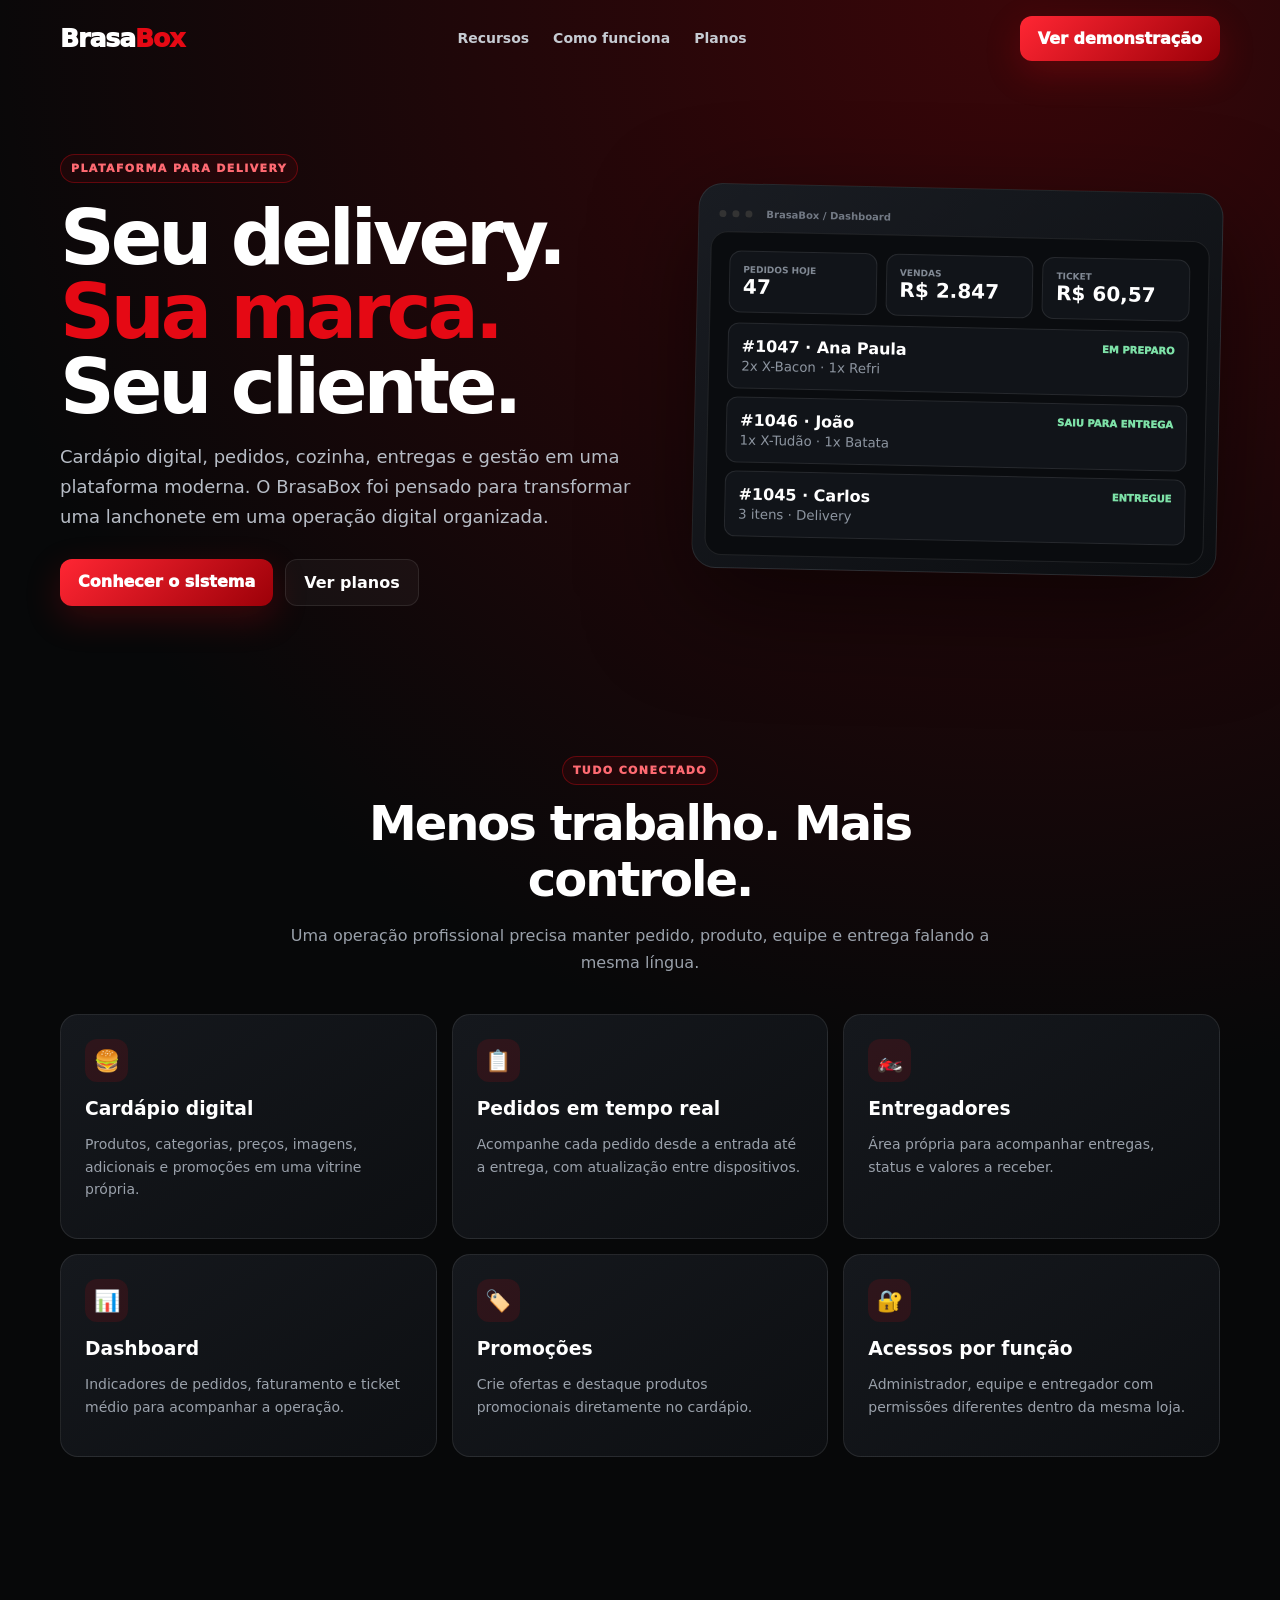
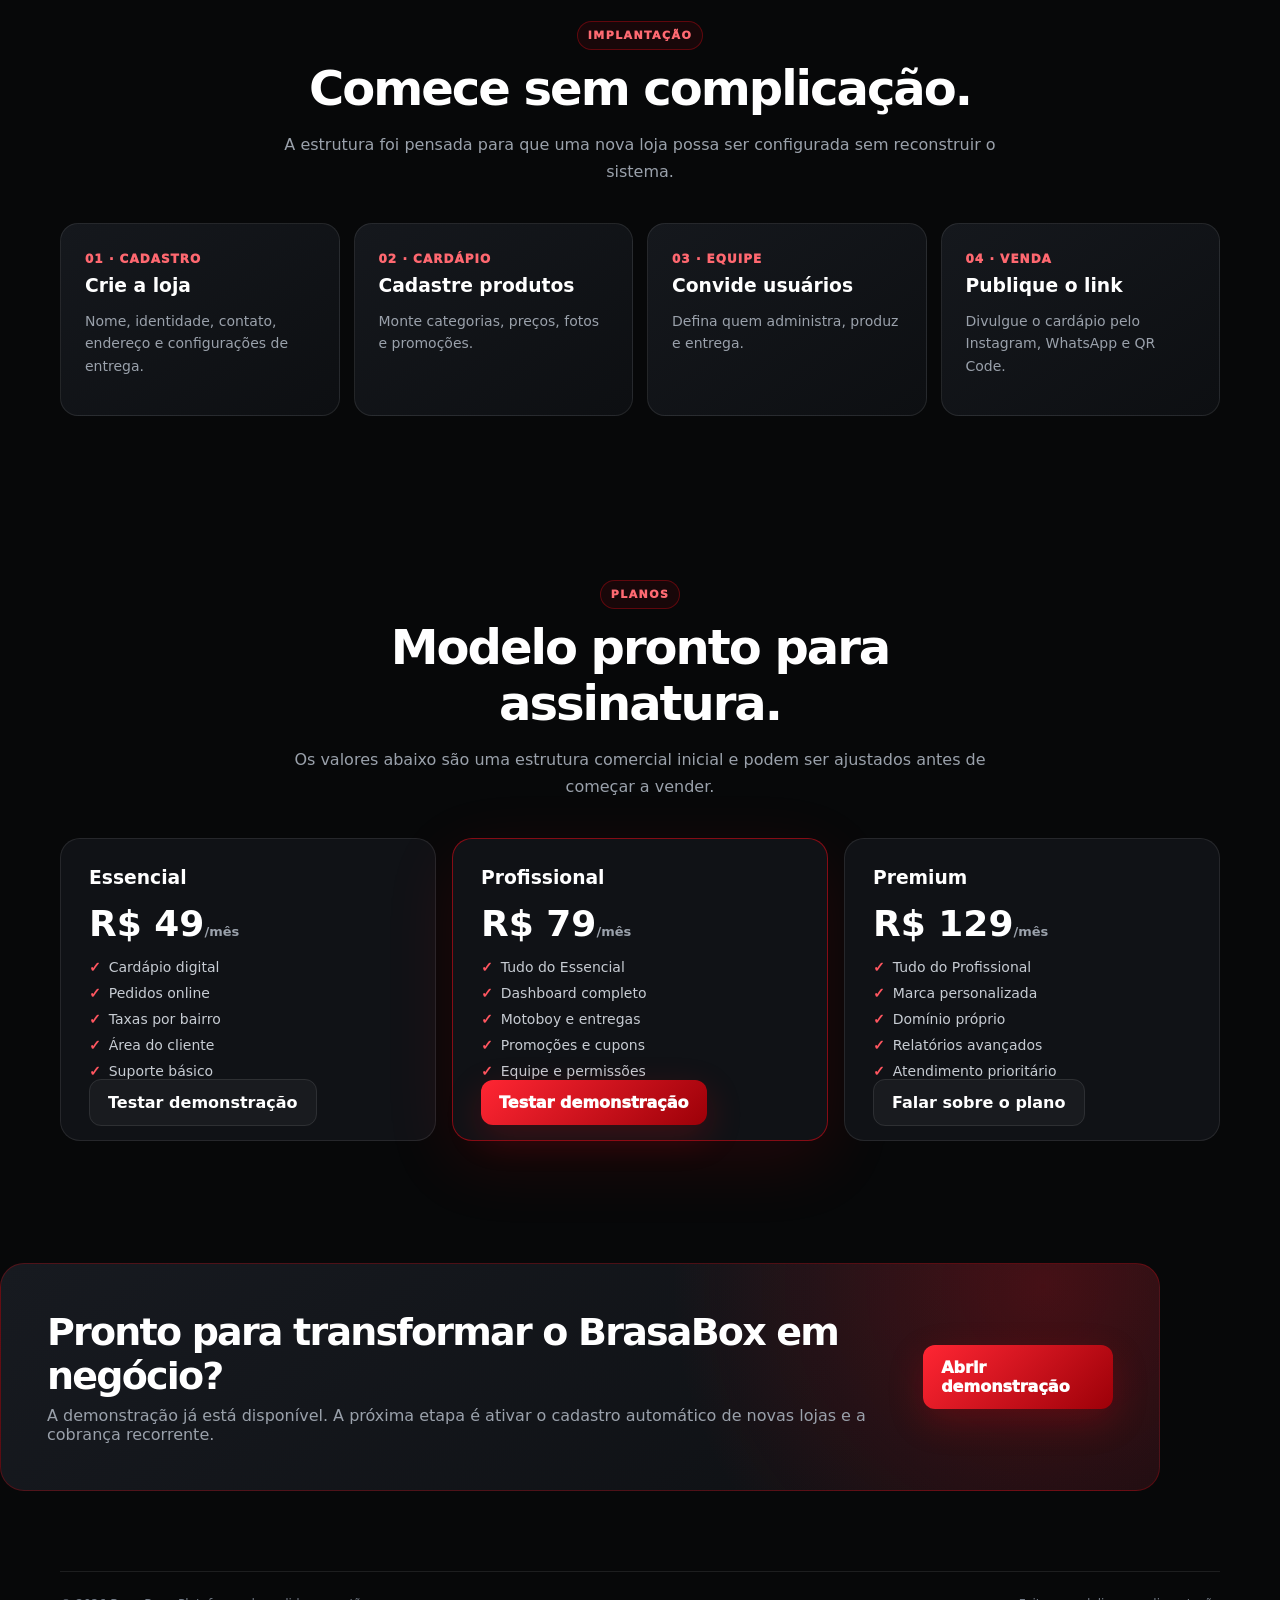
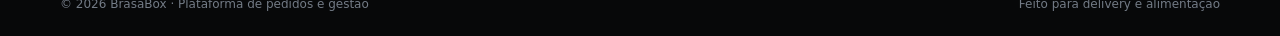
<file: saas.html>
<!doctype html>
<html lang="pt-BR"><head><meta charset="utf-8"><meta name="viewport" content="width=device-width,initial-scale=1"><meta name="theme-color" content="#e50914"><meta name="description" content="BrasaBox — plataforma de pedidos e gestão para lanchonetes, hamburguerias e delivery."><title>BrasaBox — Venda mais pelo seu próprio canal</title><style>
:root{--red:#e50914;--red2:#ff2633;--bg:#070809;--card:#111419;--line:rgba(255,255,255,.09);--muted:#9aa1ab;--text:#fff}*{box-sizing:border-box}html{scroll-behavior:smooth}body{margin:0;background:radial-gradient(circle at 80% 0,#3a0609 0,transparent 32%),var(--bg);color:var(--text);font-family:Inter,ui-sans-serif,system-ui,-apple-system,BlinkMacSystemFont,"Segoe UI",sans-serif}a{text-decoration:none;color:inherit}.wrap{width:min(1160px,calc(100% - 34px));margin:auto}.nav{height:76px;display:flex;align-items:center;justify-content:space-between;gap:20px}.brand{font-weight:1000;font-size:25px;letter-spacing:-1px}.brand i{color:var(--red);font-style:normal}.navlinks{display:flex;gap:24px;color:#c6cbd2;font-size:14px;font-weight:800}.navbtn,.heroBtn{border:0;border-radius:12px;background:linear-gradient(135deg,var(--red2),#9c0008);color:#fff;font-weight:950;padding:13px 18px;box-shadow:0 12px 35px rgba(229,9,20,.22)}.hero{padding:78px 0 68px;display:grid;grid-template-columns:1.05fr .95fr;align-items:center;gap:55px}.eyebrow{display:inline-flex;padding:7px 10px;border:1px solid rgba(229,9,20,.35);border-radius:999px;color:#ff6a72;background:rgba(229,9,20,.08);font-size:11px;font-weight:950;letter-spacing:1.4px}.hero h1{font-size:clamp(42px,6vw,76px);line-height:.98;letter-spacing:-4px;margin:18px 0}.hero h1 span{color:var(--red)}.hero p{font-size:18px;line-height:1.65;color:#b7bdc6;max-width:650px}.heroActions{display:flex;gap:12px;flex-wrap:wrap;margin-top:28px}.ghost{padding:13px 18px;border:1px solid var(--line);border-radius:12px;color:#fff;font-weight:900;background:rgba(255,255,255,.04)}.mock{border:1px solid var(--line);border-radius:24px;padding:12px;background:linear-gradient(145deg,#191c22,#0c0e11);box-shadow:0 35px 100px rgba(0,0,0,.5);transform:rotate(1.2deg)}.mockbar{height:35px;display:flex;align-items:center;gap:6px;padding:0 8px;color:#727984;font-size:10px}.dot{width:7px;height:7px;border-radius:50%;background:#333}.dash{border:1px solid var(--line);border-radius:17px;background:#0a0c0f;padding:18px}.dashTop{display:grid;grid-template-columns:repeat(3,1fr);gap:9px}.stat{padding:13px;border:1px solid var(--line);border-radius:12px;background:#111419}.stat small{display:block;color:#818994;font-size:9px;font-weight:800}.stat b{font-size:20px}.orders{margin-top:10px;display:grid;gap:8px}.order{padding:13px;border:1px solid var(--line);border-radius:11px;background:#111419;display:flex;justify-content:space-between;gap:12px}.order small{color:#8d95a0}.badge{color:#7ee2a8;font-size:10px;font-weight:950}.section{padding:82px 0}.sectionTitle{text-align:center;max-width:760px;margin:0 auto 38px}.sectionTitle h2{font-size:clamp(30px,4vw,48px);letter-spacing:-2px;margin:10px 0}.sectionTitle p{color:var(--muted);line-height:1.65}.grid{display:grid;grid-template-columns:repeat(3,1fr);gap:15px}.card{padding:24px;border:1px solid var(--line);border-radius:18px;background:linear-gradient(145deg,#15181d,#0d0f12)}.icon{width:43px;height:43px;border-radius:12px;display:grid;place-items:center;background:rgba(229,9,20,.12);font-size:21px}.card h3{margin:16px 0 8px}.card p{color:var(--muted);line-height:1.6;font-size:14px}.steps{display:grid;grid-template-columns:repeat(4,1fr);gap:14px}.step{position:relative}.num{font-size:12px;color:#ff6870;font-weight:950;letter-spacing:1px}.step h3{margin:8px 0}.pricing{display:grid;grid-template-columns:repeat(3,1fr);gap:16px}.price{padding:28px;border:1px solid var(--line);border-radius:20px;background:#101216}.price.featured{border-color:rgba(229,9,20,.55);box-shadow:0 20px 70px rgba(229,9,20,.12)}.price h3{margin:0}.price strong{display:block;font-size:36px;margin:15px 0}.price strong small{font-size:13px;color:var(--muted)}.price ul{padding:0;list-style:none;display:grid;gap:10px;color:#c7ccd3;font-size:14px}.price li:before{content:"✓";color:#ff5660;font-weight:950;margin-right:8px}.cta{margin:40px 0 80px;padding:46px;border-radius:24px;border:1px solid rgba(229,9,20,.28);background:radial-gradient(circle at 90% 10%,rgba(229,9,20,.25),transparent 35%),linear-gradient(145deg,#171a20,#0d0f12);display:flex;align-items:center;justify-content:space-between;gap:25px}.cta h2{font-size:38px;letter-spacing:-1.8px;margin:0 0 8px}.cta p{color:var(--muted);margin:0}.footer{border-top:1px solid var(--line);padding:25px 0;color:#737b86;font-size:12px;display:flex;justify-content:space-between}.mobile{display:none}@media(max-width:850px){.navlinks{display:none}.mobile{display:block}.hero{grid-template-columns:1fr;padding-top:48px}.mock{transform:none}.grid,.pricing{grid-template-columns:1fr}.steps{grid-template-columns:1fr 1fr}.cta{display:block}.cta .heroBtn{display:inline-block;margin-top:22px}}@media(max-width:520px){.wrap{width:min(100% - 24px,1160px)}.hero h1{letter-spacing:-2.5px}.hero p{font-size:16px}.steps{grid-template-columns:1fr}.section{padding:58px 0}.cta{padding:30px}.cta h2{font-size:30px}.footer{display:block;line-height:1.7}}
</style></head><body>
<header><div class="wrap nav"><a class="brand" href="./saas.html">Brasa<i>Box</i></a><nav class="navlinks"><a href="#recursos">Recursos</a><a href="#como">Como funciona</a><a href="#planos">Planos</a></nav><a class="navbtn" href="./index.html?loja=brasabox-demo">Ver demonstração</a></div></header>
<main><section class="wrap hero"><div><span class="eyebrow">PLATAFORMA PARA DELIVERY</span><h1>Seu delivery. <span>Sua marca.</span> Seu cliente.</h1><p>Cardápio digital, pedidos, cozinha, entregas e gestão em uma plataforma moderna. O BrasaBox foi pensado para transformar uma lanchonete em uma operação digital organizada.</p><div class="heroActions"><a class="heroBtn" href="./index.html?loja=brasabox-demo">Conhecer o sistema</a><a class="ghost" href="#planos">Ver planos</a></div></div><div class="mock"><div class="mockbar"><span class="dot"></span><span class="dot"></span><span class="dot"></span><b style="margin-left:8px">BrasaBox / Dashboard</b></div><div class="dash"><div class="dashTop"><div class="stat"><small>PEDIDOS HOJE</small><b>47</b></div><div class="stat"><small>VENDAS</small><b>R$ 2.847</b></div><div class="stat"><small>TICKET</small><b>R$ 60,57</b></div></div><div class="orders"><div class="order"><div><b>#1047 · Ana Paula</b><br><small>2x X-Bacon · 1x Refri</small></div><span class="badge">EM PREPARO</span></div><div class="order"><div><b>#1046 · João</b><br><small>1x X-Tudão · 1x Batata</small></div><span class="badge">SAIU PARA ENTREGA</span></div><div class="order"><div><b>#1045 · Carlos</b><br><small>3 itens · Delivery</small></div><span class="badge">ENTREGUE</span></div></div></div></div></section>
<section id="recursos" class="section"><div class="wrap"><div class="sectionTitle"><span class="eyebrow">TUDO CONECTADO</span><h2>Menos trabalho. Mais controle.</h2><p>Uma operação profissional precisa manter pedido, produto, equipe e entrega falando a mesma língua.</p></div><div class="grid"><article class="card"><div class="icon">🍔</div><h3>Cardápio digital</h3><p>Produtos, categorias, preços, imagens, adicionais e promoções em uma vitrine própria.</p></article><article class="card"><div class="icon">📋</div><h3>Pedidos em tempo real</h3><p>Acompanhe cada pedido desde a entrada até a entrega, com atualização entre dispositivos.</p></article><article class="card"><div class="icon">🏍️</div><h3>Entregadores</h3><p>Área própria para acompanhar entregas, status e valores a receber.</p></article><article class="card"><div class="icon">📊</div><h3>Dashboard</h3><p>Indicadores de pedidos, faturamento e ticket médio para acompanhar a operação.</p></article><article class="card"><div class="icon">🏷️</div><h3>Promoções</h3><p>Crie ofertas e destaque produtos promocionais diretamente no cardápio.</p></article><article class="card"><div class="icon">🔐</div><h3>Acessos por função</h3><p>Administrador, equipe e entregador com permissões diferentes dentro da mesma loja.</p></article></div></div></section>
<section id="como" class="section"><div class="wrap"><div class="sectionTitle"><span class="eyebrow">IMPLANTAÇÃO</span><h2>Comece sem complicação.</h2><p>A estrutura foi pensada para que uma nova loja possa ser configurada sem reconstruir o sistema.</p></div><div class="steps"><article class="card step"><span class="num">01 · CADASTRO</span><h3>Crie a loja</h3><p>Nome, identidade, contato, endereço e configurações de entrega.</p></article><article class="card step"><span class="num">02 · CARDÁPIO</span><h3>Cadastre produtos</h3><p>Monte categorias, preços, fotos e promoções.</p></article><article class="card step"><span class="num">03 · EQUIPE</span><h3>Convide usuários</h3><p>Defina quem administra, produz e entrega.</p></article><article class="card step"><span class="num">04 · VENDA</span><h3>Publique o link</h3><p>Divulgue o cardápio pelo Instagram, WhatsApp e QR Code.</p></article></div></div></section>
<section id="planos" class="section"><div class="wrap"><div class="sectionTitle"><span class="eyebrow">PLANOS</span><h2>Modelo pronto para assinatura.</h2><p>Os valores abaixo são uma estrutura comercial inicial e podem ser ajustados antes de começar a vender.</p></div><div class="pricing"><article class="price"><h3>Essencial</h3><strong>R$ 49<small>/mês</small></strong><ul><li>Cardápio digital</li><li>Pedidos online</li><li>Taxas por bairro</li><li>Área do cliente</li><li>Suporte básico</li></ul><a class="ghost" href="./index.html?loja=brasabox-demo">Testar demonstração</a></article><article class="price featured"><h3>Profissional</h3><strong>R$ 79<small>/mês</small></strong><ul><li>Tudo do Essencial</li><li>Dashboard completo</li><li>Motoboy e entregas</li><li>Promoções e cupons</li><li>Equipe e permissões</li></ul><a class="heroBtn" href="./index.html?loja=brasabox-demo">Testar demonstração</a></article><article class="price"><h3>Premium</h3><strong>R$ 129<small>/mês</small></strong><ul><li>Tudo do Profissional</li><li>Marca personalizada</li><li>Domínio próprio</li><li>Relatórios avançados</li><li>Atendimento prioritário</li></ul><a class="ghost" href="./index.html?loja=brasabox-demo">Falar sobre o plano</a></article></div></div></section>
<section class="wrap cta"><div><h2>Pronto para transformar o BrasaBox em negócio?</h2><p>A demonstração já está disponível. A próxima etapa é ativar o cadastro automático de novas lojas e a cobrança recorrente.</p></div><a class="heroBtn" href="./index.html?loja=brasabox-demo">Abrir demonstração</a></section></main>
<footer><div class="wrap footer"><span>© 2026 BrasaBox · Plataforma de pedidos e gestão</span><span>Feito para delivery e alimentação</span></div></footer>
</body></html>
</file>
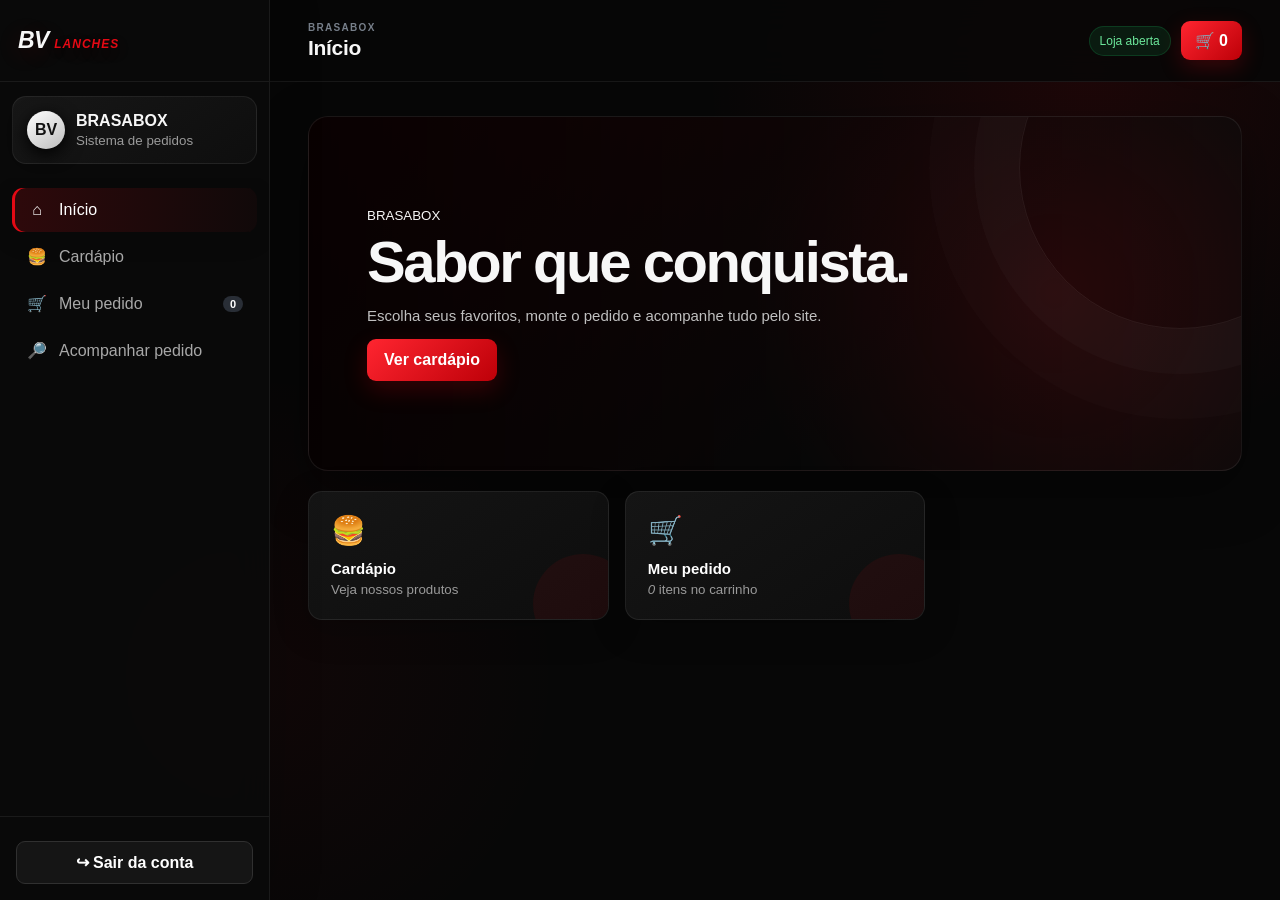
<file: v22.html>
<!doctype html>
<html lang="pt-BR">
<head>
<meta charset="utf-8">
<meta name="viewport" content="width=device-width,initial-scale=1">
<meta name="theme-color" content="#e50914">
<link rel="manifest" href="manifest.json">
<title>BRASABOX — V22</title>
<link rel="stylesheet" href="style.css?v=13">
</head>
<body>
<div id="login" class="overlay">
  <div class="login">
    <button class="closeLogin" onclick="closeLogin()">×</button>
    <div class="logo">BV <i>LANCHES</i></div>
    <small>PAINEL ADMINISTRATIVO</small>
    <h1>Entrar</h1>
    <input id="email" type="email" placeholder="E-mail">
    <input id="pass" type="password" placeholder="Senha">
    <button onclick="login()">Entrar</button>
    <p id="err"></p>
    <div class="demo">Admin: marco@bv.com / 123456<br>Usuário: usuario@bv.com / 123456</div>
  </div>
</div>

<aside id="sidebar" class="sidebar">
  <div class="sideBrand"><div class="logo">BV <i>LANCHES</i></div><button class="closeSide" onclick="toggleSidebar()">×</button></div>
  <div class="sideUser"><div class="avatar">BV</div><div><b>BRASABOX</b><small>Sistema de pedidos</small></div></div>
  <nav class="sideNav">
    <button data-page="inicio" onclick="showPage('inicio')"><span>⌂</span> Início</button>
    <button data-page="cardapio" onclick="showPage('cardapio')"><span>🍔</span> Cardápio</button>
    <button class="adminHide" data-page="pedido" onclick="showPage('pedido')"><span>🛒</span> Meu pedido <b id="sideCount">0</b></button>
    <button class="adminHide" data-page="acompanhar" onclick="showPage('acompanhar');renderTracking()"><span>🔎</span> Acompanhar pedido</button>
    <div class="navTitle adminOnly">ADMINISTRAÇÃO</div>
    <button class="adminOnly" data-page="dashboard" onclick="openAdmin('dashboard')"><span>▦</span> Dashboard</button>
    <button class="adminOnly" data-page="pedidos" onclick="openAdmin('pedidos')"><span>📋</span> Pedidos <b id="sideNew">0</b></button>
    <button class="adminOnly" data-page="produtos" onclick="openAdmin('produtos')"><span>📦</span> Produtos</button>
    <button class="adminOnly" data-page="cupons" onclick="openAdmin('cupons')"><span>🎟</span> Cupons</button>
    <button class="adminOnly" data-page="config" onclick="openAdmin('config')"><span>⚙</span> Configurações</button>
  </nav>
  <div class="sideBottom"><button onclick="openAdmin('dashboard')" class="adminBtn adminOnly">🔐 Painel administrativo</button><button onclick="logout()" class="logoutBtn">↪ Sair da conta</button></div>
</aside>

<div class="app">
<header class="topbar">
  <button class="menuBtn" onclick="toggleSidebar()">☰</button>
  <div><div class="pageKicker">BRASABOX</div><h1 id="pageTitle">Início</h1></div>
  <div class="topActions"><span id="adminState" class="adminState">Loja aberta</span><button class="cartTop" onclick="showPage('pedido')">🛒 <b id="count">0</b></button></div>
</header>

<main class="content">
<section id="page-inicio" class="page activePage">
  <div class="hero"><div><small>BRASABOX</small><h2>Sabor que conquista.</h2><p>Escolha seus favoritos, monte o pedido e acompanhe tudo pelo site.</p><button onclick="showPage('cardapio')">Ver cardápio</button></div></div>
  <div class="quickGrid">
    <button class="quickCard" onclick="showPage('cardapio')"><span>🍔</span><b>Cardápio</b><small>Veja nossos produtos</small></button>
    <button class="quickCard" onclick="showPage('pedido')"><span>🛒</span><b>Meu pedido</b><small><em id="quickCount">0</em> itens no carrinho</small></button>
    <button id="adminQuick" class="quickCard adminOnly" onclick="openAdmin('dashboard')"><span>📊</span><b>Administração</b><small>Acessar painel</small></button>
  </div>
</section>

<section id="page-cardapio" class="page">
  <div class="sectionTitle"><div><small class="eyebrow">LOJA</small><h2>Cardápio</h2></div><span class="pill green">ABERTO</span></div>
  <div id="products" class="grid"></div>
</section>

<section id="page-pedido" class="page">
  <div class="sectionTitle"><div><small class="eyebrow">CHECKOUT</small><h2>Meu pedido</h2></div></div>
  <div class="checkout"><div class="panel"><h3>Itens do pedido</h3><div id="cart"></div><div class="line"><span>Subtotal</span><b id="sub">R$ 0,00</b></div><div class="line"><span>Entrega</span><b id="fee">R$ 0,00</b></div><div class="line total"><span>Total</span><b id="total">R$ 0,00</b></div></div>
  <div class="panel"><h3>Entrega e pagamento</h3><div class="tabs"><button class="active" onclick="mode('entrega',this)">🚚 Entrega</button><button onclick="mode('retirada',this)">🏪 Retirada</button></div><div id="address"><input id="name" placeholder="Nome"><input id="phone" placeholder="WhatsApp"><div class="two"><input id="street" placeholder="Rua"><input id="num" placeholder="Nº"></div><div class="two"><input id="bairro" placeholder="Bairro"><input id="cep" placeholder="CEP"></div><input id="comp" placeholder="Complemento / referência"></div><h3>Pagamento</h3><div class="pay"><button class="active" onclick="pay('Pix',this)">🔷 Pix</button><button onclick="pay('Dinheiro',this)">💵 Dinheiro</button><button onclick="pay('Cartão',this)">💳 Cartão</button></div><input id="troco" class="hide" placeholder="Troco para quanto?"><input id="coupon" placeholder="Cupom de desconto"><button class="whats" onclick="finish()">✅ Finalizar pedido no site</button><small>Seu pedido será criado aqui e você receberá um número para acompanhar o status.</small></div></div>
</section>

<section id="page-acompanhar" class="page">
  <div class="sectionTitle"><div><small class="eyebrow">PEDIDO</small><h2>Acompanhar pedido</h2></div></div>
  <div class="trackingGrid">
    <div class="panel">
      <h3>Consultar pedido</h3>
      <p class="muted">Informe o número do pedido e o WhatsApp usado na compra.</p>
      <input id="trackId" placeholder="Número do pedido">
      <input id="trackPhone" placeholder="WhatsApp">
      <button class="trackBtn" onclick="trackOrder()">Consultar status</button>
      <button class="trackLast" onclick="trackLastOrder()">Ver meu último pedido</button>
    </div>
    <div id="trackingResult" class="panel trackingResult"><p class="muted">Nenhum pedido selecionado.</p></div>
  </div>
</section>

<section id="page-dashboard" class="page adminPage">
  <div class="adminTop"><div><small class="eyebrow">ADMINISTRAÇÃO</small><h2>Dashboard</h2><p>Visão geral da sua operação.</p></div><button onclick="logout()" class="dark">Sair</button></div>
  <div class="stats"><div><small>Pedidos entregues</small><b id="sOrders">0</b></div><div><small>Faturamento entregue</small><b id="sRevenue">R$ 0,00</b></div><div><small>Ticket médio entregue</small><b id="sAvg">R$ 0,00</b></div><div><small>Pedidos pendentes</small><b id="sNew">0</b></div></div>
  <div class="panel"><h3>Pedidos entregues</h3><div id="dashboardOrders"></div></div><div class="adminCards"><div class="panel"><h3>Acesso rápido</h3><div class="shortcutGrid"><button onclick="openAdmin('pedidos')">📋 Pedidos</button><button onclick="openAdmin('produtos')">📦 Produtos</button><button onclick="openAdmin('cupons')">🎟 Cupons</button><button onclick="openAdmin('config')">⚙ Configurações</button></div></div><div class="panel"><h3>Notificações</h3><p id="dashNotice" class="muted">Nenhum pedido novo.</p></div></div>
</section>

<section id="page-pedidos" class="page adminPage"><div class="adminTop"><div><small class="eyebrow">ADMINISTRAÇÃO</small><h2>Pedidos</h2><p>Acompanhe e atualize o status dos pedidos.</p></div><button onclick="demoOrder()">+ Simular pedido</button></div><div class="panel"><div id="orders"></div></div></section>

<section id="page-produtos" class="page adminPage"><div class="adminTop"><div><small class="eyebrow">ADMINISTRAÇÃO</small><h2>Produtos</h2><p>Gerencie os produtos do cardápio.</p></div><button onclick="addProduct()">+ Adicionar produto</button></div><div class="panel productsManager"><div class="managerHeader"><div><h3>Produtos cadastrados</h3><p class="muted">Nome, valor e descrição exibidos de forma organizada.</p></div><button onclick="addProduct()">+ Novo produto</button></div><div id="manage"></div></div></section>

<section id="page-cupons" class="page adminPage"><div class="adminTop"><div><small class="eyebrow">ADMINISTRAÇÃO</small><h2>Cupons</h2><p>Cupons disponíveis na loja.</p></div></div><div class="couponGrid"><div class="couponCard"><span>10%</span><b>BV10</b><p>10% de desconto no pedido.</p></div><div class="couponCard"><span>R$ 5</span><b>PRIMEIRA</b><p>R$ 5,00 de desconto.</p></div></div></section>

<section id="page-config" class="page adminPage"><div class="adminTop"><div><small class="eyebrow">ADMINISTRAÇÃO</small><h2>Configurações</h2><p>Configure os dados da operação.</p></div></div><div class="panel settingsPanel"><label>Taxa padrão de entrega<input id="feeCfg" value="5" type="number" step="0.01" min="0"></label><label>WhatsApp para pedidos<input id="waCfg" value="5531984595968"></label><h3>Taxa de entrega por bairro</h3><p class="muted">Cadastre um bairro e o valor da entrega. O sistema usará automaticamente a taxa correspondente ao bairro informado no pedido.</p><div class="two"><input id="bairroCfg" placeholder="Nome do bairro"><input id="bairroFeeCfg" type="number" step="0.01" min="0" placeholder="Taxa (R$)"></div><button onclick="addBairroFee()">+ Adicionar bairro</button><div id="bairroFees"></div><button onclick="saveCfg()">Salvar configurações</button></div></section>
</main>
</div>
<div id="toast"></div>
<script src="app-v22.js"></script>
</body></html>
</file>
<file: style.css>
*{box-sizing:border-box}:root{--bg:#07090c;--panel:#101318;--panel2:#151920;--line:#282d35;--muted:#8f96a1;--red:#e50914;--green:#16c965}html,body{margin:0;min-height:100%;background:var(--bg);color:#f7f7f7;font-family:Inter,Arial,sans-serif}button,input,select,textarea{font:inherit}button{cursor:pointer}body{display:flex;overflow-x:hidden}.sidebar{position:fixed;left:0;top:0;bottom:0;width:255px;background:#0b0d10;border-right:1px solid var(--line);z-index:30;display:flex;flex-direction:column;transition:transform .25s ease}.sideBrand{height:76px;padding:0 18px;border-bottom:1px solid var(--line);display:flex;align-items:center;justify-content:space-between}.logo{font-size:23px;font-weight:900;font-style:italic}.logo i{color:var(--red);font-size:13px}.closeSide{display:none;background:none;border:0;color:#aaa;font-size:28px}.sideUser{display:flex;gap:11px;align-items:center;padding:20px 18px;border-bottom:1px solid var(--line)}.sideUser small{display:block;color:var(--muted);margin-top:3px}.avatar{width:38px;height:38px;border-radius:50%;display:grid;place-items:center;background:#fff;color:#111;font-weight:900}.sideNav{padding:14px 10px;overflow:auto}.sideNav button{width:100%;border:0;background:transparent;color:#b8bec7;text-align:left;padding:12px 13px;border-radius:9px;margin:2px 0;display:flex;align-items:center;gap:11px}.sideNav button:hover,.sideNav button.active{background:#191c22;color:#fff}.sideNav button.active{box-shadow:inset 3px 0 0 var(--red)}.sideNav button span{width:22px;text-align:center}.sideNav button b{margin-left:auto;background:#292e36;color:#fff;padding:2px 7px;border-radius:20px;font-size:11px}.navTitle{font-size:10px;color:#656c77;font-weight:800;padding:20px 13px 7px;letter-spacing:1px}.sideBottom{margin-top:auto;padding:15px;border-top:1px solid var(--line)}.adminBtn,.adminTop>button{background:var(--red);color:#fff;border:0;border-radius:9px;padding:12px;font-weight:800}.adminBtn{width:100%}.logoutBtn{width:100%;margin-top:8px;background:#181b20;color:#fff;border:1px solid #30343b;border-radius:9px;padding:11px;font-weight:800}.app{margin-left:255px;width:calc(100% - 255px);min-height:100vh}.topbar{height:76px;position:sticky;top:0;z-index:20;background:#080a0def;border-bottom:1px solid var(--line);display:flex;align-items:center;gap:15px;padding:0 32px}.menuBtn{display:none;background:#171a20;border:1px solid var(--line);color:#fff;border-radius:8px;padding:8px 11px}.pageKicker{font-size:10px;color:#777f8a;letter-spacing:1.3px;font-weight:800}.topbar h1{font-size:20px;margin:3px 0 0}.topActions{margin-left:auto;display:flex;align-items:center;gap:10px}.adminState{font-size:12px;color:#6de89c;background:#123522;padding:7px 10px;border-radius:20px}.cartTop{background:var(--red);border:0;color:#fff;border-radius:9px;padding:10px 14px}.content{max-width:1250px;margin:auto;padding:28px 32px 60px}.page{display:none}.activePage{display:block}.hero{min-height:320px;border-radius:20px;padding:55px;background:linear-gradient(110deg,#260509,#111 65%);display:flex;align-items:center}.hero h2{font-size:54px;margin:8px 0}.hero p{color:#b6bbc3;max-width:560px}.hero button,.add,.whats,.login button{border:0;background:var(--red);color:#fff;border-radius:9px;padding:12px 17px;font-weight:800}.quickGrid{display:grid;grid-template-columns:repeat(3,1fr);gap:15px;margin-top:18px}.quickCard{background:var(--panel);border:1px solid var(--line);border-radius:14px;color:#fff;text-align:left;padding:20px}.quickCard span{font-size:25px;display:block;margin-bottom:13px}.quickCard b{display:block}.quickCard small{color:var(--muted);display:block;margin-top:5px}.sectionTitle,.adminTop,.head,.line{display:flex;justify-content:space-between;align-items:center}.sectionTitle{margin-bottom:18px}.sectionTitle h2,.adminTop h2{margin:4px 0;font-size:30px}.eyebrow{color:#e50914;font-size:11px;font-weight:900;letter-spacing:1px}.pill{padding:7px 11px;border-radius:20px;font-size:12px}.green{background:#123d28;color:#5ff39a}.grid{display:grid;grid-template-columns:repeat(4,minmax(0,1fr));gap:12px}.product,.panel{background:var(--panel);border:1px solid var(--line);border-radius:12px;padding:10px}.photo{height:105px;border-radius:9px;background:#191c21;display:grid;place-items:center;font-size:50px}.product h3{margin:8px 0 3px;font-size:15px}.product p,.adminTop p,.muted{color:var(--muted);font-size:12px;line-height:1.3}.price{font-size:16px;font-weight:900}.add{width:100%;margin-top:7px;padding:8px 10px;font-size:13px}.checkout{display:grid;grid-template-columns:1fr 1fr;gap:18px}.panel{margin-bottom:18px}.panel h3{margin-top:0}.line{padding:10px 0;border-bottom:1px solid #25292e}.total{font-size:21px}.tabs,.pay{display:flex;gap:8px}.tabs button,.pay button,.dark,.head button,.settingsPanel>button{flex:1;background:#181b20;border:1px solid #30343b;color:#eee;padding:11px;border-radius:9px}.tabs .active,.pay .active{background:var(--red);border-color:var(--red)}.two{display:flex;gap:8px}.two>*{width:50%}input,select,textarea{width:100%;margin:6px 0;padding:12px;background:#111419;border:1px solid #30343b;color:#fff;border-radius:8px}textarea{resize:vertical}.whats{width:100%;background:var(--green);margin-top:12px}.hide{display:none}.stats{display:grid;grid-template-columns:repeat(4,1fr);gap:12px;margin:18px 0}.stats div{background:var(--panel);border:1px solid var(--line);border-radius:13px;padding:18px}.stats b{display:block;font-size:25px;margin-top:8px}.adminCards{display:grid;grid-template-columns:1.3fr 1fr;gap:18px}.shortcutGrid{display:grid;grid-template-columns:1fr 1fr;gap:9px}.shortcutGrid button{background:#181b20;color:#fff;border:1px solid var(--line);border-radius:9px;padding:13px;text-align:left}.order{border:1px solid #2a2e34;border-radius:10px;padding:12px;margin:9px 0}.status{padding:5px 8px;border-radius:12px;font-size:11px;background:#332b13;color:#ffd76a}.mini{font-size:12px;color:#9da2aa}.couponGrid{display:grid;grid-template-columns:repeat(2,1fr);gap:16px}.couponCard{background:var(--panel);border:1px solid var(--line);border-radius:15px;padding:24px}.couponCard span{display:inline-block;background:#241a08;color:#ffd76a;border-radius:8px;padding:7px 10px;font-weight:900}.couponCard b{display:block;font-size:25px;margin-top:15px}.couponCard p{color:var(--muted)}.settingsPanel{max-width:900px}.settingsPanel label{display:block;color:#bbb;margin-bottom:14px}.settingsPanel>button{background:var(--red);border-color:var(--red);color:#fff;flex:none;width:100%}.overlay{position:fixed;inset:0;background:#07080aeb;z-index:100;display:none;align-items:center;justify-content:center;padding:20px}.login{position:relative;width:min(410px,100%);background:#101216;border:1px solid #30343a;border-radius:20px;padding:30px}.closeLogin{position:absolute;right:12px;top:10px;background:none;border:0;color:#aaa;font-size:26px}.login h1{font-size:32px}.login button:not(.closeLogin){width:100%;margin-top:10px}.login p{color:#ff5660;min-height:18px}.demo{margin-top:18px;background:#181b20;padding:12px;border-radius:9px;color:#aaa;font-size:12px}#toast{position:fixed;right:20px;bottom:20px;background:var(--red);padding:14px 18px;border-radius:10px;display:none;z-index:120}.manageProduct{display:flex;align-items:center;justify-content:space-between;gap:14px;padding:15px;border:1px solid var(--line);background:#111419;border-radius:12px;margin-bottom:10px}.manageProductInfo{display:flex;align-items:flex-start;gap:13px;min-width:0}.manageEmoji{width:48px;height:48px;border-radius:10px;background:#20242a;display:grid;place-items:center;font-size:27px;flex:none}.manageProduct h3{margin:0 0 3px;font-size:16px}.manageProduct strong{display:block;margin-bottom:5px}.manageProduct p{margin:0;color:#9ba1aa;font-size:13px;line-height:1.4}.deleteProduct{background:#301419;color:#ff7d87;border:1px solid #542027;border-radius:8px;padding:9px 12px;font-weight:800}.trackingGrid{display:grid;grid-template-columns:360px 1fr;gap:18px}.trackBtn,.trackLast{width:100%;border-radius:9px;padding:12px;margin-top:8px;font-weight:800}.trackBtn{border:0;background:var(--red);color:#fff}.trackLast{border:1px solid #30343b;background:#181b20;color:#fff}.trackingResult{min-height:260px}.trackHead{display:flex;justify-content:space-between;align-items:center}.timeline{display:grid;grid-template-columns:repeat(6,1fr);gap:5px;margin:22px 0}.step{text-align:center;color:#6f7680;font-size:11px}.step span{width:28px;height:28px;border-radius:50%;display:grid;place-items:center;margin:0 auto 7px;background:#20242a;border:1px solid #30343b}.step.done span{background:var(--green);border-color:var(--green);color:#fff}.productFormPanel{display:none;position:fixed;inset:0;z-index:9999;align-items:center;justify-content:center;padding:20px}.productFormPanel.show{display:flex}.productFormBackdrop{position:absolute;inset:0;background:rgba(0,0,0,.78);backdrop-filter:blur(5px)}.productFormModal{position:relative;width:min(560px,100%);max-height:90vh;overflow:auto;background:#0f1115;border:1px solid #343a44;border-radius:20px;box-shadow:0 28px 80px rgba(0,0,0,.55)}.productFormHero{display:flex;justify-content:space-between;padding:22px;background:#171a20;border-bottom:1px solid #2c3139}.productFormHero small{color:var(--red);font-weight:900}.productFormHero h3{font-size:24px;margin:5px 0}.productFormHero p{margin:0;color:var(--muted);font-size:13px}.productClose{width:38px;height:38px;border-radius:10px;border:1px solid #343a44;background:#20242a;color:#fff;font-size:24px}.productForm{padding:22px}.productForm label{display:block;margin-bottom:16px}.productForm label>span{display:block;margin-bottom:8px;font-size:13px;font-weight:900}.productFormActions{display:flex;justify-content:flex-end;gap:10px}.formCancel{background:#20242a;color:#fff;border:1px solid #343a44;border-radius:10px;padding:12px 18px}.formSave{background:var(--red);color:#fff;border:0;border-radius:10px;padding:12px 18px;font-weight:900}.moneyInput{position:relative}.moneyInput b{position:absolute;left:14px;top:50%;transform:translateY(-50%);color:#858d98}.moneyInput input{padding-left:40px}.categoryBadge{display:inline-block;margin:0 0 7px;padding:4px 8px;border-radius:999px;background:#242931;color:#cfd4da;font-size:10px;font-weight:900;text-transform:uppercase}.managerDivider{display:flex;justify-content:space-between;align-items:center;margin:22px 0 12px;padding-top:15px;border-top:1px solid var(--line)}.permissionsPanel{max-width:920px;padding:0;overflow:hidden;margin-top:18px}.permissionsPanel .managerHeader{padding:24px 26px;border-bottom:1px solid var(--line);background:linear-gradient(135deg,#171a20,#101216)}.permissionsPanel .managerHeader h3{font-size:22px;margin:5px 0}.permissionsPanel .managerHeader p{margin:7px 0 0;max-width:680px}.newUserGrid{display:grid;grid-template-columns:1.1fr 1.2fr 1fr auto;gap:10px;padding:20px 24px;background:#0c0f13;border-bottom:1px solid var(--line)}.newUserGrid input{margin:0;height:46px}.newUserGrid button{height:46px;background:var(--red);color:#fff;border:0;border-radius:10px;padding:0 17px;font-weight:800}.userPerm{display:flex;align-items:center;justify-content:space-between;gap:20px;padding:17px 24px;border-bottom:1px solid #252a31;background:var(--panel)}.userPerm b{display:block;font-size:14px;margin-bottom:4px}.userPerm small{display:block;color:var(--muted);font-size:12px}.userTools{padding:14px 24px;border-bottom:1px solid var(--line);background:#0c0f13}.userTools input{margin:0;width:100%;box-sizing:border-box}.userPerm{min-height:66px}.userIndex{width:30px;height:30px;display:grid;place-items:center;border-radius:9px;background:#20252c;color:#e50914;font-weight:900;flex:none}.userIdentity{flex:1;min-width:0}.userIdentity b{font-size:15px}.userIdentity em{display:block;margin-top:5px;font-size:11px;font-style:normal;color:#c8cdd5;font-weight:700}.userPerm select{min-width:155px;background:#181c22;color:#fff;border:1px solid #363c46;border-radius:9px;padding:9px 12px;font-weight:700}.emptyUsers{padding:30px 24px;text-align:center;color:#fff;background:var(--panel)}.emptyUsers small{display:block;margin-top:7px;color:var(--muted)}@media(max-width:1050px){.grid{grid-template-columns:repeat(3,minmax(0,1fr))}.content{padding-left:24px;padding-right:24px}}@media(max-width:850px){body{display:block;width:100%;overflow-x:hidden}.sidebar{transform:translateX(-105%);width:min(82vw,300px);box-shadow:8px 0 30px #0009}.sidebar.open{transform:translateX(0)}.app{margin-left:0;width:100%;min-width:0}.topbar{height:62px;padding:0 10px;gap:10px}.menuBtn{display:block;min-width:42px}.topbar h1{font-size:17px}.pageKicker{font-size:9px}.adminState{display:none}.cartTop{padding:9px 11px}.content{width:100%;max-width:none;margin:0;padding:14px 10px 40px}.hero{min-height:230px;padding:25px 18px;border-radius:15px}.hero h2{font-size:32px;line-height:1.05}.hero p{font-size:13px}.quickGrid{grid-template-columns:1fr;gap:9px}.quickCard{padding:15px}.grid{grid-template-columns:repeat(2,minmax(0,1fr));gap:8px}.product{padding:8px;min-width:0}.photo{height:86px;font-size:40px}.product h3{font-size:14px;white-space:nowrap;overflow:hidden;text-overflow:ellipsis}.product p{font-size:11px;display:-webkit-box;-webkit-line-clamp:2;-webkit-box-orient:vertical;overflow:hidden;min-height:28px}.price{font-size:15px}.add{padding:9px 5px;font-size:12px}.checkout,.adminCards,.trackingGrid{grid-template-columns:1fr;gap:10px}.panel{padding:12px;margin-bottom:10px}.sectionTitle h2,.adminTop h2{font-size:24px}.stats{grid-template-columns:repeat(2,1fr);gap:8px}.stats div{padding:12px}.stats b{font-size:20px}.stats small{font-size:11px}.couponGrid{grid-template-columns:1fr}.shortcutGrid{grid-template-columns:1fr}.two{flex-direction:column;gap:0}.two>*{width:100%}.tabs,.pay{display:grid;grid-template-columns:1fr 1fr}.timeline{grid-template-columns:repeat(3,1fr);gap:9px}.timeline .step{font-size:9px}.manageProduct{align-items:flex-start;padding:11px}.manageProductInfo{gap:9px}.manageEmoji{width:40px;height:40px;font-size:22px}.manageProduct p{font-size:11px}.deleteProduct{padding:8px;font-size:11px}.newUserGrid{grid-template-columns:1fr;padding:15px}.newUserGrid button{grid-column:auto;width:100%}.userPerm{align-items:flex-start;flex-direction:column;padding:14px}.userPerm select{width:100%;min-width:0}.permissionsPanel .managerHeader{padding:18px}.productFormPanel{padding:8px}.productFormModal{width:100%;max-height:95vh;border-radius:16px}.productFormHero,.productForm{padding:16px}.productFormActions{display:grid;grid-template-columns:1fr 1.5fr}.productFormActions button{width:100%}.login{padding:23px;border-radius:16px}.overlay{padding:10px}}@media(max-width:380px){.grid{grid-template-columns:1fr}.hero h2{font-size:29px}.content{padding-left:7px;padding-right:7px}.stats{grid-template-columns:1fr}.tabs,.pay{grid-template-columns:1fr}.topbar{padding:0 8px}}@media(min-width:851px){.sidebar{transform:none!important}.menuBtn{display:none!important}}

/* ===== BRASABOX — REDESIGN PREMIUM ===== */
:root{--bg:#070707;--panel:#101010;--panel2:#171717;--line:#292929;--muted:#9a9a9a;--red:#e50914;--red2:#ff2530;--green:#19d46b;--shadow:0 18px 55px rgba(0,0,0,.38)}
html{scroll-behavior:smooth}
body{background:radial-gradient(circle at 85% 8%,rgba(229,9,20,.10),transparent 28%),radial-gradient(circle at 20% 75%,rgba(229,9,20,.045),transparent 25%),var(--bg)}
.sidebar{width:270px;background:rgba(10,10,10,.92);backdrop-filter:blur(18px);border-right:1px solid rgba(255,255,255,.07);box-shadow:10px 0 40px rgba(0,0,0,.18)}
.sideBrand{height:82px;border-bottom-color:rgba(255,255,255,.07)}
.logo{letter-spacing:-.7px;text-shadow:0 5px 25px rgba(229,9,20,.18)}.logo i{font-size:12px;letter-spacing:1px}
.sideUser{margin:14px 12px;padding:14px;border:1px solid rgba(255,255,255,.07);border-radius:14px;background:linear-gradient(145deg,#171717,#0e0e0e)}
.avatar{background:linear-gradient(145deg,#fff,#bdbdbd);box-shadow:0 5px 18px #000}
.sideNav{padding:8px 12px}.sideNav button{position:relative;padding:13px 14px;border-radius:11px;color:#a8a8a8;transition:.2s ease}
.sideNav button:hover{background:rgba(255,255,255,.055);transform:translateX(2px)}
.sideNav button.active{background:linear-gradient(90deg,rgba(229,9,20,.17),rgba(229,9,20,.035));color:#fff;box-shadow:inset 3px 0 0 var(--red),0 7px 25px rgba(0,0,0,.16)}
.sideBottom{padding:16px;border-top-color:rgba(255,255,255,.07)}
.adminBtn,.adminTop>button{background:linear-gradient(135deg,var(--red2),#b90009);box-shadow:0 8px 25px rgba(229,9,20,.18)}
.logoutBtn{background:#151515;border-color:#303030}
.app{margin-left:270px;width:calc(100% - 270px)}
.topbar{height:82px;background:rgba(7,7,7,.82);backdrop-filter:blur(18px);border-bottom:1px solid rgba(255,255,255,.07);padding:0 38px}
.topbar h1{font-size:21px;letter-spacing:-.3px}.adminState{background:rgba(25,212,107,.10);border:1px solid rgba(25,212,107,.18)}
.cartTop{background:linear-gradient(135deg,var(--red2),#bd0008);box-shadow:0 8px 22px rgba(229,9,20,.22);transition:.2s}.cartTop:hover{transform:translateY(-1px)}
.content{max-width:1320px;padding:34px 38px 70px}
.hero{position:relative;overflow:hidden;min-height:355px;padding:58px;border:1px solid rgba(255,255,255,.08);background:linear-gradient(90deg,rgba(0,0,0,.84),rgba(0,0,0,.42)),radial-gradient(circle at 80% 50%,rgba(229,9,20,.28),transparent 40%),linear-gradient(135deg,#3a0509,#111 65%);box-shadow:var(--shadow)}
.hero:after{content:"";position:absolute;width:320px;height:320px;border-radius:50%;right:-100px;top:-110px;border:1px solid rgba(255,255,255,.07);box-shadow:0 0 0 45px rgba(255,255,255,.018),0 0 0 90px rgba(255,255,255,.012)}
.hero h2{font-size:58px;line-height:1.02;letter-spacing:-2.4px;max-width:700px}.hero p{font-size:15px;color:#c0c0c0}
.hero button,.add,.whats,.login button{background:linear-gradient(135deg,var(--red2),#bd0008);box-shadow:0 9px 25px rgba(229,9,20,.20);transition:.2s}
.hero button:hover,.add:hover,.login button:hover{transform:translateY(-2px);filter:brightness(1.08)}
.quickGrid{gap:16px;margin-top:20px}.quickCard{position:relative;overflow:hidden;padding:22px;border:1px solid rgba(255,255,255,.075);background:linear-gradient(145deg,#151515,#0d0d0d);box-shadow:0 10px 35px rgba(0,0,0,.22);transition:.2s}
.quickCard:after{content:"";position:absolute;right:-25px;bottom:-35px;width:100px;height:100px;border-radius:50%;background:rgba(229,9,20,.08)}
.quickCard:hover{transform:translateY(-4px);border-color:rgba(229,9,20,.35)}.quickCard span{font-size:28px}.quickCard b{font-size:15px}
.sectionTitle{margin-bottom:22px}.sectionTitle h2,.adminTop h2{font-size:32px;letter-spacing:-1px}.eyebrow{font-size:10px;letter-spacing:1.4px}.pill{font-weight:800;border:1px solid rgba(25,212,107,.18)}
.grid{gap:16px}.product,.panel{border:1px solid rgba(255,255,255,.075);border-radius:15px;background:linear-gradient(145deg,#141414,#0d0d0d);box-shadow:0 10px 30px rgba(0,0,0,.18)}
.product{padding:11px;transition:.2s}.product:hover{transform:translateY(-3px);border-color:rgba(229,9,20,.25)}
.photo{height:125px;border-radius:11px;background:radial-gradient(circle at 50% 30%,rgba(255,255,255,.07),transparent 50%),#191919}
.product h3{font-size:16px}.product p{color:#8f8f8f;min-height:31px}.price{font-size:18px}.add{border-radius:10px}
.panel{padding:17px}.panel h3{font-size:16px}
input,select,textarea{background:#0b0b0b;border:1px solid #303030;color:#fff;transition:border-color .2s,box-shadow .2s}
input:focus,select:focus,textarea:focus{outline:none;border-color:rgba(229,9,20,.75);box-shadow:0 0 0 3px rgba(229,9,20,.10)}
.tabs button,.pay button,.dark,.head button,.settingsPanel>button{background:#151515;border-color:#303030;transition:.2s}.tabs button:hover,.pay button:hover{border-color:#555}
.stats{gap:14px}.stats div{position:relative;overflow:hidden;padding:20px;background:linear-gradient(145deg,#151515,#0e0e0e);border-color:rgba(255,255,255,.075);box-shadow:0 10px 30px rgba(0,0,0,.18)}
.stats div:after{content:"";position:absolute;right:-20px;bottom:-35px;width:100px;height:100px;border-radius:50%;background:rgba(229,9,20,.07)}.stats b{font-size:28px}
.order{background:#111;border-color:#292929;border-radius:12px}.couponCard{background:linear-gradient(145deg,#151515,#0e0e0e);border-color:#292929;box-shadow:var(--shadow)}
.overlay{background:rgba(0,0,0,.88);backdrop-filter:blur(10px)}
.login{background:linear-gradient(145deg,#171717,#0d0d0d);border:1px solid rgba(255,255,255,.10);box-shadow:0 30px 100px rgba(0,0,0,.7);padding:34px}
.login h1{font-size:35px;letter-spacing:-1px}.login input{height:48px}.demo{border:1px solid rgba(255,255,255,.06);background:#121212}
#toast{box-shadow:0 12px 35px rgba(0,0,0,.4)}
.productFormModal,.registerCard{background:linear-gradient(145deg,#161616,#0d0d0d);border-color:rgba(255,255,255,.10);box-shadow:0 30px 100px rgba(0,0,0,.7)}
.productFormHero,.registerCard .productFormHero{background:linear-gradient(135deg,#1b1b1b,#101010);border-bottom-color:rgba(255,255,255,.07)}
.manageProduct{background:#111;border-color:#292929}.permissionsPanel .managerHeader{background:linear-gradient(135deg,#191919,#101010)}.userPerm{background:#111;border-bottom-color:#292929}.userPerm select{background:#171717}
@media(max-width:850px){.sidebar{width:min(86vw,310px)}.app{margin-left:0;width:100%}.topbar{height:64px;padding:0 12px}.content{padding:15px 11px 45px}.hero{min-height:275px;padding:28px 21px}.hero h2{font-size:39px;letter-spacing:-1.5px}.quickCard{padding:17px}.grid{gap:9px}.photo{height:105px}}
@media(max-width:380px){.hero h2{font-size:34px}}

/* ===== CORREÇÃO VISUAL — USUÁRIOS E CONTAS ===== */
.permissionsPanel{width:100%;max-width:980px;margin-top:22px;border-radius:18px;overflow:hidden;background:linear-gradient(145deg,#121212,#0b0b0b);border:1px solid rgba(255,255,255,.08);box-shadow:0 18px 55px rgba(0,0,0,.28)}
.permissionsPanel .managerHeader{display:flex;align-items:center;justify-content:space-between;gap:20px;padding:24px 28px;background:linear-gradient(135deg,#191919,#101010);border-bottom:1px solid rgba(255,255,255,.08)}
.permissionsPanel .managerHeader>div{min-width:0}
.permissionsPanel .managerHeader h3{margin:4px 0 5px;font-size:23px;line-height:1.15}
.permissionsPanel .managerHeader p{margin:0;color:#929292;font-size:13px}
.permissionsPanel .managerHeader .pill{flex:none;background:rgba(229,9,20,.06);border:1px solid rgba(25,212,107,.35);color:#fff;padding:8px 13px;font-weight:800}
.userTools{padding:16px 28px;background:#0d0d0d;border-bottom:1px solid rgba(255,255,255,.07)}
.userTools input{height:46px;margin:0;border-radius:11px;background:#090909;border-color:#343434;padding:0 15px}
.userPerm{display:grid;grid-template-columns:42px minmax(0,1fr) 210px;align-items:center;gap:16px;min-height:88px;padding:16px 28px;background:linear-gradient(90deg,#121212,#0e0e0e);border-bottom:1px solid #252525}
.userPerm:last-child{border-bottom:0}
.userPerm:hover{background:linear-gradient(90deg,#171717,#101010)}
.userIndex{width:34px;height:34px;border-radius:10px;background:#20242a;border:1px solid #30343b;color:#ff2530;font-size:14px}
.userIdentity{min-width:0;display:flex;flex-direction:column;justify-content:center}
.userIdentity b{display:block;margin:0 0 4px;color:#fff;font-size:15px;line-height:1.2;white-space:nowrap;overflow:hidden;text-overflow:ellipsis}
.userIdentity small{display:block;color:#8f96a1;font-size:12px;line-height:1.25;white-space:nowrap;overflow:hidden;text-overflow:ellipsis}
.userIdentity em{display:inline-flex;align-items:center;width:max-content;max-width:100%;margin-top:6px;padding:3px 8px;border-radius:999px;background:#20242a;color:#cdd1d6;font-size:10px;font-style:normal;font-weight:800;line-height:1.2}
.userPerm select{width:100%;min-width:0;height:42px;margin:0;padding:0 12px;border-radius:10px;background:#17191d;border:1px solid #363c46;color:#fff;font-size:13px;font-weight:800}
.userPerm select:focus{border-color:rgba(229,9,20,.7);box-shadow:0 0 0 3px rgba(229,9,20,.08)}
.emptyUsers{padding:38px 28px;background:#101010;text-align:center}
@media(max-width:850px){.permissionsPanel{max-width:none;margin-top:14px}.permissionsPanel .managerHeader{padding:18px;align-items:flex-start}.permissionsPanel .managerHeader h3{font-size:20px}.permissionsPanel .managerHeader .pill{padding:7px 10px;font-size:11px}.userTools{padding:13px 18px}.userPerm{grid-template-columns:34px minmax(0,1fr);gap:12px;padding:15px 18px;min-height:0}.userPerm select{grid-column:2;width:100%;height:40px}.userIndex{width:32px;height:32px}.userIdentity b{font-size:14px}.userIdentity small{font-size:11px}}

/* Botão excluir usuário */
.userPerm{grid-template-columns:42px minmax(0,1fr) 190px 105px}
.deleteUserBtn{height:42px;border-radius:10px;border:1px solid #5a2025;background:linear-gradient(135deg,#3a1115,#250b0e);color:#ff7b83;font-size:12px;font-weight:900;cursor:pointer;transition:.2s}
.deleteUserBtn:hover{background:linear-gradient(135deg,#e50914,#a80008);border-color:#ff3943;color:#fff;transform:translateY(-1px);box-shadow:0 7px 20px rgba(229,9,20,.2)}
.deleteUserBtn:disabled{opacity:.3;cursor:not-allowed;transform:none;box-shadow:none}
@media(max-width:850px){.userPerm{grid-template-columns:34px minmax(0,1fr);gap:12px}.userPerm select{grid-column:2}.deleteUserBtn{grid-column:2;width:100%}}

/* ===== FORMATAÇÃO DA FOTO — USUÁRIOS E CONTAS ===== */
.permissionsPanel{max-width:700px;margin:22px auto 0;border-radius:16px;background:#111;border:1px solid #292929;overflow:hidden;box-shadow:0 16px 45px rgba(0,0,0,.32)}
.permissionsPanel .managerHeader{padding:22px 24px;min-height:112px;background:linear-gradient(145deg,#171717,#101010);display:flex;align-items:flex-start;justify-content:space-between}
.permissionsPanel .managerHeader h3{font-size:22px;margin:4px 0 6px}.permissionsPanel .managerHeader p{font-size:12px;margin:0;color:#969696}
.permissionsPanel .managerHeader .pill{margin-top:48px;padding:7px 12px;background:#101717;border-color:#1c8c50;color:#fff}
.userTools{padding:14px 24px;background:#0d0f12;border-bottom:1px solid #292929}.userTools input{height:44px;font-size:14px}
.userPerm{display:grid!important;grid-template-columns:36px minmax(0,1fr) 175px 92px!important;align-items:center!important;gap:12px!important;min-height:82px!important;padding:15px 24px!important;background:#111!important;border-bottom:1px solid #292929!important}
.userPerm:last-child{border-bottom:0!important}.userPerm:hover{background:#151515!important}
.userIndex{width:30px!important;height:30px!important;border-radius:8px!important;font-size:13px!important}
.userIdentity{min-width:0!important;overflow:hidden!important}.userIdentity b{font-size:14px!important;margin:0 0 3px!important}.userIdentity small{font-size:11px!important;color:#858b95!important}.userIdentity em{font-size:10px!important;margin-top:4px!important;padding:2px 7px!important}
.userPerm select{height:40px!important;width:100%!important;min-width:0!important;margin:0!important;font-size:12px!important;padding:0 9px!important}
.deleteUserBtn{height:40px!important;width:100%!important;padding:0 7px!important;border-radius:9px!important;font-size:11px!important}
@media(max-width:850px){.permissionsPanel{max-width:100%;margin-top:14px}.permissionsPanel .managerHeader{padding:18px}.permissionsPanel .managerHeader .pill{margin-top:42px}.userTools{padding:12px 18px}.userPerm{grid-template-columns:32px minmax(0,1fr)!important;padding:14px 18px!important;gap:10px!important}.userPerm select,.deleteUserBtn{grid-column:2!important}.userPerm select{width:100%!important}.deleteUserBtn{width:100%!important}}

/* BRASABOX 2026.09.23.4 — dashboard, filtros e notificações */
.adminTopActions{margin-left:auto;display:flex;align-items:center;gap:8px}.notifyBtn{position:relative!important;min-width:48px!important;padding:10px 12px!important}.notifyBtn span{position:absolute;right:-4px;top:-6px;min-width:18px;height:18px;padding:0 4px;border-radius:20px;background:var(--red);color:#fff;font-size:10px;display:grid;place-items:center}.notificationCenter{position:fixed;right:24px;top:74px;width:min(380px,calc(100vw - 30px));background:#111419;border:1px solid #353a43;border-radius:16px;box-shadow:0 22px 70px rgba(0,0,0,.55);z-index:500;padding:14px;display:none}.notificationCenter.show{display:block}.notificationItem{padding:12px;border-radius:11px;background:#181c22;border:1px solid #292e36;margin:7px 0}.notificationItem b{display:block}.notificationItem small{color:#9ca3ad}.panelTitle,.filterHeader{display:flex;justify-content:space-between;align-items:center;gap:12px}.liveDot{font-size:10px;color:#6de89c;background:#10291c;padding:7px 10px;border-radius:20px}.dashboardChart{display:grid;grid-template-columns:repeat(7,1fr);gap:10px;align-items:end;min-height:190px;margin-top:15px}.chartBar{min-width:0;text-align:center}.chartTrack{height:145px;border-radius:10px;background:#181b20;border:1px solid #292e35;display:flex;align-items:flex-end;overflow:hidden}.chartFill{width:100%;min-height:5px;background:linear-gradient(180deg,#e50914,#7b050b);border-radius:8px 8px 0 0}.chartBar b{display:block;margin-top:7px;font-size:12px}.chartBar small{display:block;color:#8e959f;font-size:10px;margin-top:3px}.smartFilters{padding:15px}.filterHeader{margin-bottom:10px}.filterHeader b{display:block}.filterGrid{display:grid;grid-template-columns:2fr 1fr 1fr 1fr;gap:8px}.filterGrid input,.filterGrid select{margin:0}.filterClear{background:#181b20!important;border:1px solid #343941!important;color:#fff!important;padding:9px 12px!important;border-radius:8px!important}.emptyFilter{text-align:center;padding:30px;color:#8e959f}.orderMeta{display:flex;flex-wrap:wrap;gap:6px;margin-top:8px}.orderMeta span{font-size:10px;padding:5px 7px;border-radius:7px;background:#1b1f25;color:#aeb4bc}@media(max-width:760px){.content{padding:18px 14px 40px}.filterGrid{grid-template-columns:1fr 1fr}.filterGrid input{grid-column:1/-1}.dashboardChart{gap:5px}.chartTrack{height:120px}.notificationCenter{right:15px;top:68px}.panelTitle{align-items:flex-start;flex-direction:column}.liveDot{align-self:flex-start}.adminTopActions{gap:5px}}

/* BRASABOX 2026.09.23.12 — filtros e edição de taxas */
.productManageTools{display:flex;align-items:center;justify-content:space-between;gap:16px;padding:15px 18px;margin-bottom:12px;border:1px solid rgba(255,255,255,.07);border-radius:13px;background:linear-gradient(145deg,#151515,#0d0d0d)}
.productManageTools b{display:block;font-size:14px}.productManageTools small{display:block;color:#888;margin-top:4px;font-size:11px}
.productManageTools select{margin:0;min-width:165px;height:42px;border-radius:10px;padding:0 12px;font-weight:800}
.feeRow{display:flex;align-items:center;justify-content:space-between;gap:12px;padding:12px 0;border-bottom:1px solid #292929}
.feeRow:last-child{border-bottom:0}.feeRow>div:first-child{min-width:0}.feeRow b{display:block;text-transform:none;font-size:14px}.feeRow small{display:block;color:#9a9a9a;margin-top:3px}
.feeActions{display:flex;gap:7px;flex:none}.feeActions button{height:34px;padding:0 10px;border-radius:8px;border:1px solid #343434;background:#181818;color:#fff;font-size:11px;font-weight:800;cursor:pointer}.feeActions button:hover{border-color:#666;transform:translateY(-1px)}
.feeActions .feeDelete{border-color:#5a2025;color:#ff7b83;background:#241013}.feeActions .feeDelete:hover{background:#e50914;color:#fff;border-color:#ff3943}
@media(max-width:600px){.productManageTools{align-items:stretch;flex-direction:column;padding:13px}.productManageTools select{width:100%}.feeRow{align-items:flex-start}.feeActions{flex-wrap:wrap;justify-content:flex-end}.feeActions button{height:36px}.feeRow b{font-size:13px}}

.deleteOrderBtn{display:inline-flex;align-items:center;justify-content:center;margin-top:8px;height:38px;padding:0 13px;border-radius:9px;border:1px solid #5b2026;background:#241013;color:#ff7b83;font-weight:800;font-size:11px;cursor:pointer}.deleteOrderBtn:hover{background:#e50914;border-color:#ff3943;color:#fff}.order select{margin-top:8px}

/* BRASABOX — abas do cardápio */
.menuCategoryTabs{display:flex;gap:10px;margin:-4px 0 18px;padding:5px;border:1px solid rgba(255,255,255,.07);border-radius:14px;background:#0e0e0e;width:max-content;max-width:100%;box-shadow:0 8px 25px rgba(0,0,0,.18)}
.menuCategoryTabs button{border:1px solid transparent;background:#171717;color:#9d9d9d;border-radius:10px;padding:11px 20px;font-size:13px;font-weight:900;cursor:pointer;transition:.2s;min-width:130px}
.menuCategoryTabs button:hover{color:#fff;border-color:#333;transform:translateY(-1px)}
.menuCategoryTabs button.active{color:#fff;background:linear-gradient(135deg,#e50914,#b90008);border-color:#ff2530;box-shadow:0 7px 20px rgba(229,9,20,.2)}
.emptyMenu{grid-column:1/-1;padding:45px 20px;text-align:center;color:#888;border:1px dashed #333;border-radius:14px;background:#101010}
@media(max-width:520px){.menuCategoryTabs{width:100%;gap:6px}.menuCategoryTabs button{flex:1;min-width:0;padding:11px 8px;font-size:12px}}

/* BRASABOX — abas do cardápio alinhadas ao padrão visual do site */
.menuCategoryTabs{
  display:grid;
  grid-template-columns:repeat(2,minmax(0,1fr));
  gap:8px;
  width:100%;
  max-width:420px;
  margin:0 0 18px;
  padding:0;
  border:0;
  border-radius:0;
  background:transparent;
  box-shadow:none;
}
.menuCategoryTabs button{
  width:100%;
  min-width:0;
  height:46px;
  padding:0 16px;
  border:1px solid #303030;
  border-radius:10px;
  background:#151515;
  color:#9a9a9a;
  font-size:13px;
  font-weight:800;
  cursor:pointer;
  transition:.2s ease;
  box-shadow:none;
}
.menuCategoryTabs button:hover{
  color:#fff;
  border-color:#454545;
  background:#1b1b1b;
  transform:none;
}
.menuCategoryTabs button.active{
  color:#fff;
  border-color:#e50914;
  background:linear-gradient(135deg,#e50914,#bd0008);
  box-shadow:0 8px 22px rgba(229,9,20,.18);
}
@media(max-width:520px){
  .menuCategoryTabs{
    max-width:none;
    grid-template-columns:1fr 1fr;
    gap:7px;
  }
  .menuCategoryTabs button{
    height:44px;
    padding:0 8px;
    font-size:12px;
  }
}


/* BRASABOX — tela de entregas do motoboy */
.motoDeliveryPanel{margin-bottom:14px;border-color:rgba(229,9,20,.18)}
.motoLive{display:inline-flex;align-items:center;gap:6px;padding:7px 10px;border-radius:20px;background:rgba(229,9,20,.10);border:1px solid rgba(229,9,20,.25);color:#fff;font-size:10px;font-weight:900}
.motoDeliverySummary{display:grid;grid-template-columns:repeat(3,1fr);gap:9px;margin-top:14px}
.motoDeliverySummary>div{padding:13px;border:1px solid #292929;border-radius:11px;background:#0d0d0d}
.motoDeliverySummary small{display:block;color:#8e959f;font-size:10px;margin-bottom:5px}
.motoDeliverySummary b{font-size:18px;color:#fff}
.motoOrder{border-color:rgba(229,9,20,.20)!important}
.motoFeeCard{display:flex;align-items:center;justify-content:space-between;gap:12px;margin-top:10px;padding:13px 14px;border-radius:11px;background:linear-gradient(135deg,rgba(229,9,20,.10),#101010);border:1px solid rgba(229,9,20,.18)}
.motoFeeCard span{color:#aaa;font-size:12px;font-weight:700}
.motoFeeCard strong{font-size:20px;color:#fff}
.motoFeeBtn,.motoFinishBtn{width:100%;margin-top:9px;height:44px;border-radius:10px;border:1px solid #343434;font-weight:900;cursor:pointer}
.motoFeeBtn{background:linear-gradient(135deg,#1d1d1d,#121212);color:#ffd76a;border-color:#5a4920}
.motoFeeBtn:hover{background:#2a2514;border-color:#8a7029}
.motoFinishBtn{background:linear-gradient(135deg,#e50914,#b90008);color:#fff;border-color:#ff2530;box-shadow:0 8px 22px rgba(229,9,20,.18)}
.feeCollected{margin-top:9px;padding:11px 13px;border-radius:9px;background:rgba(25,212,107,.08);border:1px solid rgba(25,212,107,.20);color:#6de89c;font-size:12px;font-weight:900;text-align:center}
.motoHint{display:block;margin-top:9px;padding:10px 12px;border-radius:9px;background:#151515;color:#858b95;font-size:11px;text-align:center}
.motoAssign{margin-top:10px;padding:10px 12px;border:1px solid #292929;border-radius:10px;background:#0e0e0e}
.motoAssign small{display:block;color:#8d939d;font-size:10px;font-weight:800;margin-bottom:6px}
.motoAssign select{margin:0;width:100%;height:40px}
@media(max-width:600px){
  .motoDeliverySummary{grid-template-columns:1fr}
  .motoDeliverySummary>div{display:flex;align-items:center;justify-content:space-between}
  .motoDeliverySummary small{margin:0}
  .motoDeliverySummary b{font-size:16px}
}


/* Usuário logado no topo */
.loggedUserName{display:inline-flex;align-items:center;max-width:190px;padding:7px 11px;border:1px solid rgba(229,9,20,.25);border-radius:20px;background:rgba(229,9,20,.08);color:#fff;font-size:11px;font-weight:900;white-space:nowrap;overflow:hidden;text-overflow:ellipsis}
.loggedUserName::before{content:'👤';margin-right:6px}
@media(max-width:600px){.loggedUserName{max-width:125px;padding:6px 9px;font-size:10px}.adminState{display:none}}


/* BRASABOX — revisão geral complementar */
.page{animation:pageIn .18s ease both}@keyframes pageIn{from{opacity:.55;transform:translateY(4px)}to{opacity:1;transform:none}}
/* ===== BRASABOX — TELA INICIAL PREMIUM 2026.09.23.41 ===== */
.homeHero{position:relative;min-height:385px;overflow:hidden;border-radius:22px;border:1px solid rgba(255,255,255,.09);background:radial-gradient(circle at 75% 45%,rgba(229,9,20,.32),transparent 25%),radial-gradient(circle at 86% 62%,rgba(255,133,24,.18),transparent 23%),linear-gradient(100deg,#090909 0%,#170507 47%,#050505 100%);box-shadow:0 22px 65px rgba(0,0,0,.48);isolation:isolate}
.homeHero:before{content:"";position:absolute;inset:0;background:radial-gradient(ellipse at 82% 52%,rgba(255,159,70,.18),transparent 16%),repeating-radial-gradient(ellipse at 84% 50%,rgba(255,255,255,.025) 0 2px,transparent 2px 9px);opacity:.6;z-index:-1}
.homeHeroGlow{position:absolute;width:460px;height:460px;right:-80px;top:-50px;border-radius:50%;background:radial-gradient(circle,rgba(255,188,93,.2),rgba(229,9,20,.09) 38%,transparent 70%);filter:blur(8px)}
.homeHeroFood{position:absolute;right:7%;bottom:-28px;font-size:225px;line-height:1;filter:drop-shadow(0 20px 25px rgba(0,0,0,.8));transform:rotate(-4deg);opacity:.96}
.homeHeroContent{position:relative;z-index:2;padding:54px 50px;max-width:680px}.homeScript{font-weight:900;color:#ff2530;letter-spacing:5px;font-style:italic;font-size:18px}.homeHeroContent h2{font-size:76px;line-height:.9;margin:10px 0 20px;letter-spacing:-5px}.homeHeroContent h2 strong{color:#fff}.homeHeroContent h2 i{color:#f11925;font-style:italic;text-shadow:0 4px 25px rgba(229,9,20,.25)}.homeHeroContent p{font-size:22px;line-height:1.25;font-weight:800;color:#f2f2f2;text-shadow:0 2px 15px #000}.homeHeroActions{display:flex;gap:12px;margin-top:26px}.homeHeroActions button{border:0;background:linear-gradient(135deg,#ff1825,#c90009);color:#fff;border-radius:24px;padding:14px 22px;font-weight:900;box-shadow:0 12px 28px rgba(229,9,20,.24)}.homeHeroActions .outline{background:rgba(10,10,10,.45);border:1px solid #707070;box-shadow:none}.homeScribble{position:absolute;right:30px;top:24px;text-align:center;color:#f3f3f3;font-size:38px;font-weight:900;transform:rotate(-7deg);z-index:3}.homeScribble span{font-size:22px;line-height:.9;font-style:italic}.homeDots{text-align:center;padding:8px 0 4px}.homeDots>*{display:inline-block;width:12px;height:12px;border-radius:50%;background:#555;margin:0 5px}.homeDots b{background:#e50914}.homeFeatureGrid{display:grid;grid-template-columns:repeat(4,1fr);gap:18px;margin-top:12px}.homeFeature{position:relative;text-align:left;min-height:180px;padding:20px 24px;border:1px solid rgba(255,255,255,.09);border-radius:16px;background:linear-gradient(145deg,#151515,#0a0a0a);color:#fff;box-shadow:0 12px 35px rgba(0,0,0,.25);transition:.2s}.homeFeature:hover{transform:translateY(-4px);border-color:#e50914}.homeFeature>span{display:grid;place-items:center;width:58px;height:58px;border-radius:16px;border:1px solid #e50914;background:rgba(229,9,20,.08);font-size:28px;margin-bottom:13px}.homeFeature>b{display:block;font-size:18px}.homeFeature>small{display:block;color:#b1b1b1;line-height:1.35;margin-top:6px}.homeFeature>em{display:block;color:#ff2630;font-style:normal;font-weight:800;font-size:13px;margin-top:14px}.howWorks{margin-top:18px;border:1px solid rgba(255,255,255,.09);border-radius:16px;background:linear-gradient(145deg,#111,#080808);padding:16px 22px 20px}.howTitle{display:flex;align-items:center;justify-content:center;gap:15px;font-size:19px}.howTitle i{width:32px;height:2px;background:#e50914}.howGrid{display:grid;grid-template-columns:repeat(4,1fr);margin-top:18px}.howGrid>div{text-align:center;border-right:1px solid #303030;position:relative;padding:0 12px}.howGrid>div:last-child{border-right:0}.howGrid strong{display:grid;place-items:center;width:30px;height:30px;margin:0 auto 5px;border-radius:50%;background:#e50914;font-size:13px}.howGrid span{display:block;font-size:27px;margin:3px}.howGrid b{display:block;font-size:14px}.howGrid small{display:block;color:#999;font-size:11px;line-height:1.4;margin-top:5px}.homeFooter{display:flex;justify-content:space-between;align-items:center;margin:18px -38px -40px;padding:17px 38px;background:rgba(12,12,12,.88);border-top:1px solid rgba(255,255,255,.07);color:#eee}.homeFooter>span{font-style:italic;color:#ddd}.homeFooter>strong{color:#20e878;border:1px solid #303030;border-radius:14px;padding:8px 14px}.homeFooter small{display:block;color:#aaa;text-align:right;font-weight:400;margin-top:2px}
@media(max-width:850px){.homeHero{min-height:365px;border-radius:16px}.homeHeroContent{padding:32px 22px}.homeHeroContent h2{font-size:51px;letter-spacing:-3px}.homeHeroContent p{font-size:16px}.homeHeroFood{font-size:155px;right:-8px;bottom:-8px;opacity:.3}.homeScribble{right:13px;top:13px;font-size:25px}.homeScribble span{font-size:15px}.homeFeatureGrid{grid-template-columns:1fr 1fr;gap:9px}.homeFeature{min-height:160px;padding:14px}.homeFeature>span{width:45px;height:45px;font-size:22px}.homeFeature>b{font-size:15px}.howGrid{grid-template-columns:1fr 1fr;gap:18px}.howGrid>div:nth-child(2){border-right:0}.howGrid>div:nth-child(-n+2){border-bottom:1px solid #303030;padding-bottom:14px}.homeFooter{margin:15px -11px -25px;padding:13px 11px;font-size:12px}.homeFooter>span{display:none}.homeFooter>strong{font-size:11px}}
@media(max-width:480px){.homeHeroContent h2{font-size:43px}.homeScript{font-size:13px;letter-spacing:3px}.homeHeroContent p{font-size:14px}.homeHeroActions{flex-direction:column;max-width:210px}.homeHeroActions button{padding:12px 15px}.homeFeatureGrid{grid-template-columns:1fr 1fr}.homeFeature{min-height:145px}.homeFeature>small{font-size:10px}.howWorks{padding:13px 8px}.howTitle{font-size:16px}.howGrid{gap:8px}.howGrid>div{padding:0 4px}.howGrid b{font-size:12px}.howGrid small{font-size:9px}.homeFooter>strong{padding:7px 9px}}

/* BRASABOX — correção visual da seção Taxa por bairro */
.settingsPanel h3{margin:24px 0 10px;font-size:17px}
.settingsPanel .two{display:grid;grid-template-columns:minmax(0,1fr) 150px;gap:10px;align-items:end;margin:0 0 10px}
.settingsPanel .two>*{width:100%;min-width:0}
.settingsPanel #bairroFees{margin-top:12px;border:1px solid #292d33;border-radius:12px;background:#101216;overflow:hidden}
.settingsPanel #bairroFees:empty{display:none}
.settingsPanel #bairroFees .muted{padding:16px;margin:0}
.settingsPanel #bairroFees .feeRow{display:grid;grid-template-columns:minmax(0,1fr) auto;align-items:center;gap:14px;padding:14px 15px;margin:0;border-bottom:1px solid #292d33}
.settingsPanel #bairroFees .feeRow:last-child{border-bottom:0}
.settingsPanel #bairroFees .feeRow>div:first-child{min-width:0;overflow:hidden}
.settingsPanel #bairroFees .feeRow b{white-space:nowrap;overflow:hidden;text-overflow:ellipsis;font-size:14px}
.settingsPanel #bairroFees .feeRow small{font-size:12px;color:#a7adb6}
.settingsPanel #bairroFees .feeActions{display:flex;align-items:center;justify-content:flex-end;gap:7px;white-space:nowrap}
.settingsPanel #bairroFees .feeActions button{min-width:72px}
@media(max-width:600px){
 .settingsPanel .two{grid-template-columns:1fr 1fr;gap:8px}
 .settingsPanel #bairroFees .feeRow{grid-template-columns:1fr;gap:10px;align-items:stretch}
 .settingsPanel #bairroFees .feeActions{justify-content:stretch}
 .settingsPanel #bairroFees .feeActions button{flex:1;min-width:0}
}

.homeNotificationBar{display:flex;justify-content:flex-end;margin:0 0 12px}.homeNotificationBar .notifyBtn{display:inline-flex;align-items:center;gap:8px;min-height:42px;padding:0 14px;border:1px solid #343a44;border-radius:11px;background:#111419;color:#fff;font-weight:900;cursor:pointer;box-shadow:0 8px 25px rgba(0,0,0,.2)}.homeNotificationBar .notifyBtn:hover{background:#e50914;border-color:#e50914}.homeNotificationBar .notifyBtn span{min-width:20px;height:20px;padding:0 5px;display:inline-grid;place-items:center;border-radius:10px;background:#e50914;color:#fff;font-size:10px}.homeNotificationBar .notifyBtn b{font-size:12px}@media(max-width:600px){.homeNotificationBar{justify-content:stretch}.homeNotificationBar .notifyBtn{width:100%;justify-content:center}}


/* ACOMPANHAR PEDIDO — visual renovado */
.trackingLookup{padding:22px;background:linear-gradient(145deg,#12151a,#0f1115);border:1px solid #292e36}
.trackingLookupHead{display:flex;align-items:center;gap:12px;margin-bottom:20px}
.trackingLookupHead h3{margin:0 0 3px;font-size:19px}
.trackingIcon{width:46px;height:46px;display:grid;place-items:center;border-radius:13px;background:rgba(229,9,20,.12);border:1px solid rgba(229,9,20,.28);font-size:23px}
.trackingLookup label{display:block;margin:12px 0 0;color:#cdd1d7;font-size:12px;font-weight:800}
.trackingLookup input{width:100%;box-sizing:border-box;margin-top:7px}
.optionalLabel{font-weight:500;color:#777f8a;margin-left:4px}
.trackingLookup .trackBtn,.trackingLookup .trackLast{display:block;margin-top:12px}
.trackingHint{margin-top:16px;padding:10px 12px;border-radius:10px;background:#171a20;border:1px solid #272c34;color:#858d98;font-size:11px;line-height:1.4}
.trackingResult{min-height:260px;display:flex;align-items:center;justify-content:center}
.trackingEmpty{text-align:center;padding:30px;max-width:360px}
.trackingEmpty>span{width:58px;height:58px;margin:0 auto 12px;display:grid;place-items:center;border-radius:16px;background:#181b21;border:1px solid #2b3038;font-size:27px}
.trackingEmpty h3{margin:0 0 7px;font-size:18px}
.trackingEmpty p{margin:0;color:#7f8792;line-height:1.5;font-size:13px}
.trackingCard{width:100%;box-sizing:border-box;padding:22px;border-radius:15px;background:linear-gradient(145deg,#15191f,#101217);border:1px solid #303640;box-shadow:0 14px 35px rgba(0,0,0,.18)}
.trackingCard small{color:#8d96a2;font-weight:800;letter-spacing:.08em}
.trackingCard h3{font-size:25px;margin:7px 0 10px}
.trackingCard>b{display:inline-block;padding:7px 12px;border-radius:999px;background:rgba(229,9,20,.12);border:1px solid rgba(229,9,20,.25);color:#fff;font-size:12px}
.trackingCard p{margin:18px 0;color:#b5bbc4;line-height:1.5}
.trackingCard strong{font-size:21px}
@media(max-width:850px){.trackingGrid{grid-template-columns:1fr}.trackingLookup{padding:18px}.trackingResult{min-height:220px}}

.trackingOrdersList{width:100%;padding:4px;box-sizing:border-box}
.trackingListHead{display:flex;align-items:center;justify-content:space-between;gap:15px;padding:4px 4px 18px;border-bottom:1px solid #292e36}
.trackingListHead small{color:#8d96a2;font-weight:900;letter-spacing:.1em;font-size:10px}
.trackingListHead h3{margin:5px 0 3px;font-size:20px}
.trackingListHead p{margin:0;color:#7f8792;font-size:12px}
.trackingListHead>strong{min-width:38px;height:38px;padding:0 10px;box-sizing:border-box;display:grid;place-items:center;border-radius:12px;background:rgba(229,9,20,.12);border:1px solid rgba(229,9,20,.25);color:#fff;font-size:14px}
.trackingOrderOption{width:100%;display:flex;align-items:center;justify-content:space-between;gap:18px;margin-top:10px;padding:15px 16px;text-align:left;border:1px solid #292e36;border-radius:14px;background:linear-gradient(145deg,#171a20,#111419);color:#fff;cursor:pointer;transition:.18s ease;box-sizing:border-box}
.trackingOrderOption:hover{border-color:rgba(229,9,20,.55);transform:translateY(-1px);background:linear-gradient(145deg,#1b1f26,#13161b)}
.trackingOrderMain{min-width:0;display:flex;flex-direction:column;align-items:flex-start;gap:5px}
.trackingOrderNumber{font-size:17px;font-weight:900;letter-spacing:.01em}
.trackingOrderStatus{display:inline-flex;max-width:max-content;padding:4px 9px;border-radius:999px;background:rgba(229,9,20,.12);border:1px solid rgba(229,9,20,.22);color:#fff;font-size:10px;font-weight:800}
.trackingOrderItems{display:block;max-width:100%;overflow:hidden;text-overflow:ellipsis;white-space:nowrap;color:#858d98;font-size:11px}
.trackingOrderMeta{min-width:130px;display:flex;flex-direction:column;align-items:flex-end;gap:5px}
.trackingOrderMeta strong{font-size:16px}
.trackingOrderMeta small{color:#8b939e;font-size:10px;white-space:nowrap}
.trackingOrderMeta em{color:#e50914;font-style:normal;font-size:10px;font-weight:900}
@media(max-width:600px){
 .trackingOrderOption{align-items:flex-start;padding:14px;gap:10px}
 .trackingOrderMeta{min-width:105px}
 .trackingOrderNumber{font-size:16px}
 .trackingOrderItems{max-width:170px}
 .trackingOrderMeta strong{font-size:14px}
}


/* BRASABOX — login: redefinição de senha compacta */
.login button:last-of-type{
  width:auto!important;
  min-width:0!important;
  display:block!important;
  margin:12px auto 0!important;
  padding:10px 18px!important;
  border-radius:10px!important;
  font-size:14px!important;
  line-height:1.2!important;
  background:#171a20!important;
  border:1px solid #343a44!important;
  color:#fff!important;
  box-shadow:none!important;
}
.login button:last-of-type:hover{
  background:#22262d!important;
  border-color:#e50914!important;
  color:#fff!important;
  transform:none!important;
}
@media(max-width:600px){
  .login button:last-of-type{
    width:auto!important;
    padding:9px 16px!important;
    font-size:13px!important;
  }
}

/* BV tracking status - v267 */
.trackingStatusLabel{display:flex;align-items:center;justify-content:space-between;gap:12px;margin:2px 0 18px;padding:12px 14px;border-radius:12px;background:rgba(229,9,20,.10);border:1px solid rgba(229,9,20,.28)}
.trackingStatusLabel span{font-size:10px;font-weight:900;letter-spacing:.09em;color:#9aa2ad}.trackingStatusLabel b{display:inline-flex!important;padding:7px 11px!important;border-radius:999px!important;background:#e50914!important;border:1px solid #ff4a52!important;color:#fff!important;font-size:12px!important;font-weight:900!important;white-space:nowrap}@media(max-width:600px){.trackingStatusLabel{align-items:flex-start;flex-direction:column;gap:7px}}

/* Card de acompanhamento — pedido, status e valor */
.trackingCard{padding:0!important;overflow:hidden!important;border-radius:20px!important;background:linear-gradient(145deg,#171b22,#0d1015)!important;border:1px solid rgba(255,255,255,.10)!important;box-shadow:0 18px 45px rgba(0,0,0,.30)!important}
.trackingCard .trackingHead{display:flex;align-items:center;justify-content:space-between;gap:14px;padding:18px 20px;background:linear-gradient(90deg,rgba(229,9,20,.14),rgba(229,9,20,.03));border-bottom:1px solid rgba(255,255,255,.08)}
.trackingCard .trackingHead small{display:block;font-size:10px;letter-spacing:.14em;color:#8f98a5;font-weight:900;margin-bottom:5px}
.trackingCard .trackingHead h3{margin:0!important;font-size:25px!important;line-height:1.05}
.trackingCard .trackingStatusLabel{margin:0!important;padding:18px 20px!important;border:0!important;border-radius:0!important;background:rgba(255,255,255,.025)!important;display:flex!important;align-items:center!important;justify-content:space-between!important;gap:12px!important}
.trackingCard .trackingStatusLabel span{font-size:10px!important;letter-spacing:.13em!important;color:#8f98a5!important;font-weight:900!important}
.trackingCard .trackingStatusLabel b{padding:8px 13px!important;border-radius:999px!important;background:#e50914!important;border:1px solid #ff5960!important;color:#fff!important;font-size:12px!important;font-weight:900!important;box-shadow:0 5px 16px rgba(229,9,20,.20)!important}
.trackingCard .trackingBody{padding:0 20px 20px}
.trackingCard .trackingItems{margin:0 0 14px!important;padding:12px 13px;border-radius:12px;background:rgba(255,255,255,.035);border:1px solid rgba(255,255,255,.07);color:#b9c0ca;line-height:1.5;font-size:13px}
.trackingCard .trackingTotal{display:flex;align-items:end;justify-content:space-between;gap:12px;padding-top:15px;border-top:1px solid rgba(255,255,255,.08)}
.trackingCard .trackingTotal span{font-size:10px;letter-spacing:.12em;color:#8f98a5;font-weight:900}
.trackingCard .trackingTotal strong{font-size:25px!important;color:#fff;line-height:1}
@media(max-width:600px){.trackingCard .trackingHead,.trackingCard .trackingStatusLabel{padding-left:15px!important;padding-right:15px!important}.trackingCard .trackingBody{padding:0 15px 15px}.trackingCard .trackingStatusLabel{align-items:flex-start!important;flex-direction:column!important}.trackingCard .trackingTotal strong{font-size:22px!important}}


/* Cancelamento discreto no card de pedidos */
.bvReadyActions{display:flex;flex-direction:column;align-items:flex-end;gap:5px}
.bvCancelOrderBtn{border:0;background:transparent;color:#9b9b9b;font-size:10px;font-weight:600;padding:2px 4px;line-height:1;cursor:pointer;opacity:.8}
.bvCancelOrderBtn:hover{color:#e50914;opacity:1;text-decoration:underline}

/* BRASABOX — modal visual unificado */
.bvSystemModal{
  position:fixed;inset:0;z-index:99999;display:grid;place-items:center;
  padding:22px;background:rgba(0,0,0,.68);backdrop-filter:blur(9px);
  -webkit-backdrop-filter:blur(9px);opacity:0;visibility:hidden;
  transition:opacity .22s ease,visibility .22s ease;
}
.bvSystemModal.show{opacity:1;visibility:visible}
.bvSystemModalCard{
  width:min(430px,calc(100vw - 36px));border-radius:24px;overflow:hidden;
  background:linear-gradient(145deg,rgba(31,33,41,.98),rgba(14,15,20,.98));
  border:1px solid rgba(255,255,255,.12);box-shadow:0 28px 80px rgba(0,0,0,.55),0 0 0 1px rgba(229,9,20,.08);
  color:#fff;transform:translateY(12px) scale(.97);transition:transform .22s ease;
}
.bvSystemModal.show .bvSystemModalCard{transform:translateY(0) scale(1)}
.bvSystemModalTop{padding:22px 22px 16px;display:flex;align-items:center;gap:14px}
.bvSystemModalIcon{
  width:48px;height:48px;flex:0 0 48px;border-radius:15px;display:grid;place-items:center;
  background:linear-gradient(145deg,#e50914,#a9000a);box-shadow:0 9px 24px rgba(229,9,20,.28);
  font-size:23px;
}
.bvSystemModalTitle{margin:0;font-size:20px;font-weight:950;letter-spacing:.01em}
.bvSystemModalKicker{display:block;margin:0 0 4px;color:#e50914;font-size:10px;font-weight:900;letter-spacing:.16em}
.bvSystemModalBody{padding:0 22px 20px;color:#c9cbd2;font-size:14px;line-height:1.55}
.bvSystemModalBody strong{color:#fff}
.bvSystemModalActions{padding:14px 22px 20px;border-top:1px solid rgba(255,255,255,.07);display:flex;justify-content:flex-end}
.bvSystemModalBtn{
  min-width:112px;border:0;border-radius:13px;padding:12px 20px;background:#e50914;color:#fff;
  font-size:14px;font-weight:900;cursor:pointer;box-shadow:0 8px 20px rgba(229,9,20,.22);
}
.bvSystemModalBtn:active{transform:scale(.97)}
.bvSystemModal.success .bvSystemModalIcon{background:linear-gradient(145deg,#e50914,#7c0008)}
.bvSystemModal.info .bvSystemModalIcon{background:linear-gradient(145deg,#30343d,#1d2027)}
@media(max-width:600px){
  .bvSystemModal{padding:16px}
  .bvSystemModalCard{width:min(410px,calc(100vw - 28px));border-radius:22px}
  .bvSystemModalTop{padding:20px 18px 14px}
  .bvSystemModalBody{padding:0 18px 18px}
  .bvSystemModalActions{padding:12px 18px 18px}
  .bvSystemModalBtn{width:100%}
}


/* BRASABOX — popups premium: preto + vermelho vitrificado */
.bvSystemModal{
  position:fixed!important;
  inset:0!important;
  z-index:999999!important;
  display:flex!important;
  align-items:center!important;
  justify-content:center!important;
  padding:18px!important;
  background:rgba(0,0,0,.82)!important;
  backdrop-filter:blur(12px)!important;
  -webkit-backdrop-filter:blur(12px)!important;
}
.bvSystemModalCard{
  width:min(390px,calc(100vw - 32px))!important;
  margin:auto!important;
  border-radius:22px!important;
  overflow:hidden!important;
  background:
    linear-gradient(145deg,rgba(24,24,27,.99),rgba(5,5,7,.99))!important;
  border:1px solid rgba(255,40,48,.72)!important;
  box-shadow:
    0 30px 90px rgba(0,0,0,.78),
    0 0 0 1px rgba(229,9,20,.18),
    0 0 34px rgba(229,9,20,.22)!important;
  color:#fff!important;
  transform:translateY(10px) scale(.96)!important;
}
.bvSystemModal.show .bvSystemModalCard{
  transform:translateY(0) scale(1)!important;
}
.bvSystemModalTop{
  position:relative!important;
  padding:22px 22px 18px!important;
  display:flex!important;
  align-items:center!important;
  gap:14px!important;
  background:
    linear-gradient(135deg,rgba(229,9,20,.18),rgba(229,9,20,.035) 58%,rgba(255,255,255,.025))!important;
  border-bottom:1px solid rgba(255,255,255,.07)!important;
}
.bvSystemModalTop:after{
  content:""!important;
  position:absolute!important;
  left:18px!important;
  right:18px!important;
  bottom:0!important;
  height:1px!important;
  background:linear-gradient(90deg,transparent,rgba(255,48,55,.9),transparent)!important;
}
.bvSystemModalIcon{
  width:52px!important;
  height:52px!important;
  flex:0 0 52px!important;
  border-radius:16px!important;
  display:grid!important;
  place-items:center!important;
  color:#fff!important;
  background:
    linear-gradient(145deg,rgba(255,49,58,.82),rgba(120,0,8,.68))!important;
  border:1px solid rgba(255,116,121,.72)!important;
  box-shadow:
    inset 0 1px 0 rgba(255,255,255,.28),
    inset 0 -10px 20px rgba(80,0,5,.28),
    0 8px 28px rgba(229,9,20,.35),
    0 0 20px rgba(229,9,20,.18)!important;
  text-shadow:0 1px 8px rgba(255,255,255,.35)!important;
}
.bvSystemModalKicker{
  color:#ff4b53!important;
  text-shadow:0 0 10px rgba(229,9,20,.28)!important;
  font-size:9px!important;
  letter-spacing:.2em!important;
}
.bvSystemModalTitle{
  color:#fff!important;
  font-size:21px!important;
  font-weight:950!important;
  text-shadow:0 1px 10px rgba(255,255,255,.08)!important;
}
.bvSystemModalBody{
  padding:20px 22px 22px!important;
  color:#d9d9de!important;
  font-size:14px!important;
  line-height:1.6!important;
  background:linear-gradient(180deg,rgba(255,255,255,.015),transparent)!important;
}
.bvSystemModalBody strong{color:#fff!important}
.bvSystemModalActions{
  padding:14px 22px 20px!important;
  border-top:1px solid rgba(255,255,255,.08)!important;
  background:rgba(0,0,0,.18)!important;
}
.bvSystemModalBtn{
  width:100%!important;
  min-width:0!important;
  border:1px solid rgba(255,113,119,.7)!important;
  border-radius:13px!important;
  padding:13px 20px!important;
  background:
    linear-gradient(145deg,#ed101b,#9d0008)!important;
  color:#fff!important;
  font-size:14px!important;
  font-weight:950!important;
  box-shadow:
    inset 0 1px 0 rgba(255,255,255,.22),
    0 8px 25px rgba(229,9,20,.28),
    0 0 18px rgba(229,9,20,.12)!important;
  text-shadow:0 1px 5px rgba(0,0,0,.35)!important;
}
.bvSystemModalBtn:hover{
  background:linear-gradient(145deg,#ff1824,#b5000b)!important;
  box-shadow:
    inset 0 1px 0 rgba(255,255,255,.28),
    0 10px 28px rgba(229,9,20,.38),
    0 0 24px rgba(229,9,20,.18)!important;
}
.bvSystemModal.success .bvSystemModalIcon{
  background:linear-gradient(145deg,rgba(255,49,58,.88),rgba(104,0,8,.74))!important;
}
.bvSystemModal.info .bvSystemModalIcon{
  background:linear-gradient(145deg,rgba(229,9,20,.72),rgba(42,0,4,.82))!important;
}
@media(max-width:600px){
  .bvSystemModal{padding:14px!important}
  .bvSystemModalCard{width:min(390px,calc(100vw - 28px))!important;border-radius:21px!important}
  .bvSystemModalTop{padding:20px 18px 16px!important}
  .bvSystemModalBody{padding:18px 18px 20px!important}
  .bvSystemModalActions{padding:13px 18px 18px!important}
}


/* BRASABOX — status dos cards do administrador: vermelho vitrificado */
.orderCard .orderHead .statusBadge,.bvDeliveryCard .orderHead .statusBadge,.bvProductionOrderCard .orderHead .statusBadge,.bvNewStatusBadge{display:inline-flex!important;align-items:center!important;justify-content:center!important;min-height:30px!important;padding:7px 12px!important;border-radius:999px!important;color:#fff!important;font-size:10px!important;font-weight:950!important;letter-spacing:.08em!important;text-transform:uppercase!important;white-space:nowrap!important;background:linear-gradient(145deg,rgba(255,48,58,.88),rgba(112,0,8,.78))!important;border:1px solid rgba(255,112,118,.78)!important;box-shadow:inset 0 1px 0 rgba(255,255,255,.30),inset 0 -8px 15px rgba(70,0,5,.22),0 6px 18px rgba(229,9,20,.28),0 0 18px rgba(229,9,20,.12)!important;text-shadow:0 1px 6px rgba(0,0,0,.45)!important;backdrop-filter:blur(8px)!important;-webkit-backdrop-filter:blur(8px)!important}.orderCard .orderHead .statusBadge:hover,.bvDeliveryCard .orderHead .statusBadge:hover{filter:brightness(1.08)!important;box-shadow:inset 0 1px 0 rgba(255,255,255,.34),inset 0 -8px 15px rgba(70,0,5,.18),0 8px 22px rgba(229,9,20,.36),0 0 24px rgba(229,9,20,.18)!important}@media(max-width:600px){.orderCard .orderHead .statusBadge,.bvDeliveryCard .orderHead .statusBadge,.bvProductionOrderCard .orderHead .statusBadge,.bvNewStatusBadge{min-height:28px!important;padding:6px 10px!important;font-size:9px!important}}


/* BRASABOX — fotos individuais dos adicionais */
#page-cardapio #products .productImage img,
#page-produtos #manage .productImage img{
  display:block!important;
  width:100%!important;
  height:180px!important;
  object-fit:cover!important;
  object-position:center!important;
  border-radius:0!important;
}
@media(max-width:600px){
  #page-cardapio #products .productImage img,
  #page-produtos #manage .productImage img{
    height:190px!important;
  }
}


/* BRASABOX — renderização nítida e proporcional dos adicionais */
#page-cardapio #products .productCard.product .productImage{
  width:100%!important;
  height:190px!important;
  min-height:190px!important;
  overflow:hidden!important;
  display:grid!important;
  place-items:center!important;
  background:#111!important;
  border-radius:18px 18px 0 0!important;
}
#page-cardapio #products .productCard.product .productImage img{
  width:100%!important;
  height:100%!important;
  max-width:none!important;
  max-height:none!important;
  object-fit:cover!important;
  object-position:center!important;
  display:block!important;
  image-rendering:auto!important;
}
#page-cardapio #products .productCard.product .productInfo{
  min-width:0!important;
}
@media(max-width:600px){
  #page-cardapio #products .productCard.product .productImage{
    height:170px!important;
    min-height:170px!important;
  }
}


/* BRASABOX — imagens dos produtos: encaixe exato no card, sem deformar */
#page-cardapio #products .productCard.product .productImage,
#page-produtos #manage .productCard.adminProductCard .productImage{
  width:100%!important;
  aspect-ratio:1 / 1!important;
  height:auto!important;
  min-height:0!important;
  overflow:hidden!important;
  display:flex!important;
  align-items:center!important;
  justify-content:center!important;
  box-sizing:border-box!important;
  padding:0!important;
  background:#111!important;
  border-radius:14px!important;
}
#page-cardapio #products .productCard.product .productImage img,
#page-produtos #manage .productCard.adminProductCard .productImage img{
  width:100%!important;
  height:100%!important;
  max-width:100%!important;
  max-height:100%!important;
  min-width:0!important;
  min-height:0!important;
  display:block!important;
  object-fit:contain!important;
  object-position:center center!important;
  image-rendering:auto!important;
  border:0!important;
  border-radius:0!important;
  margin:0!important;
  padding:0!important;
}
#page-cardapio #products .productCard.product .productImage > span,
#page-produtos #manage .productCard.adminProductCard .productImage > span{
  width:100%!important;
  height:100%!important;
  display:grid;
  place-items:center;
  font-size:42px;
}
@media(max-width:600px){
  #page-cardapio #products .productCard.product .productImage,
  #page-produtos #manage .productCard.adminProductCard .productImage{
    aspect-ratio:1 / 1!important;
    height:auto!important;
  }
}


/* BRASABOX — novo padrão de fotos dos adicionais: alta resolução e preenchimento perfeito */
#page-cardapio #products .productCard.product .productImage,
#page-produtos #manage .productCard.adminProductCard .productImage{
  width:100%!important;
  aspect-ratio:1 / 1!important;
  height:auto!important;
  min-height:0!important;
  padding:0!important;
  overflow:hidden!important;
  display:block!important;
  background:#111!important;
  border-radius:14px!important;
}
#page-cardapio #products .productCard.product .productImage img,
#page-produtos #manage .productCard.adminProductCard .productImage img{
  display:block!important;
  width:100%!important;
  height:100%!important;
  max-width:none!important;
  max-height:none!important;
  object-fit:cover!important;
  object-position:center center!important;
  margin:0!important;
  padding:0!important;
  border:0!important;
  border-radius:0!important;
}

/* BRASABOX — fotos reais dos adicionais nos cards */
#page-cardapio #products .productCard.product .productImage .addonRealPhoto,
#page-produtos #manage .productCard.adminProductCard .productImage .addonRealPhoto{
  display:block!important;
  width:100%!important;
  height:100%!important;
  min-width:100%!important;
  min-height:100%!important;
  padding:0!important;
  margin:0!important;
  font-size:0!important;
  background-repeat:no-repeat!important;
  background-size:500% 200%!important;
  background-color:#111!important;
  border-radius:0!important;
  box-sizing:border-box!important;
}


/* BV MOTOBOY — card de pedido e itens */
.motoSingleCard{display:block;width:100%;margin:0 0 14px;overflow:hidden;border:1px solid rgba(255,255,255,.10);border-radius:16px;background:linear-gradient(145deg,#151515,#090909);box-shadow:0 10px 28px rgba(0,0,0,.28);color:#fff}
.motoCardTop{display:flex;align-items:center;justify-content:space-between;gap:12px;padding:14px 16px;background:rgba(229,9,20,.08);border-bottom:1px solid rgba(255,255,255,.08)}
.motoCardTop small{display:block;color:#929292;font-size:9px;font-weight:900;letter-spacing:1px}
.motoCardTop strong{display:block;margin-top:2px;font-size:20px;line-height:1.1}
.motoCardTop>span{padding:7px 10px;border-radius:20px;background:#e50914;color:#fff;font-size:10px;font-weight:900;white-space:nowrap}
.motoCardBody{padding:15px 16px}
.motoCardBody h3{margin:0 0 13px;font-size:17px}
.motoItems{display:flex;flex-direction:column;gap:10px;margin:0 0 13px}
.motoItemsGroup{margin:0;padding:10px 11px;border:1px solid #292929;border-radius:11px;background:#0d0d0d}
.motoGroupTitle{margin-bottom:7px;color:#ff2630;font-size:10px;font-weight:900;text-transform:uppercase;letter-spacing:1px}
.motoGroupList{display:flex;flex-direction:column;gap:6px}
.motoItemLine{display:grid;grid-template-columns:38px minmax(0,1fr);align-items:start;gap:8px;padding:6px 0;border-top:1px solid rgba(255,255,255,.055)}
.motoItemLine:first-child{border-top:0;padding-top:0}
.motoItemQty{display:inline-flex;justify-content:center;min-width:34px;padding:4px 5px;border-radius:7px;background:#e50914;color:#fff;font-size:11px;font-weight:900}
.motoItemName{display:block;min-width:0;color:#fff;font-size:13px;line-height:1.35;word-break:break-word;overflow-wrap:anywhere}
.motoPaymentBadge{margin:12px 0;padding:11px 13px;border:1px solid rgba(255,215,106,.25);border-radius:10px;background:rgba(255,215,106,.07);color:#ffd76a;font-size:12px;font-weight:900;line-height:1.5}
.motoPaymentBadge b{display:block;margin-top:2px;color:#fff;font-size:13px}
.motoDeliveryBox{display:grid;grid-template-columns:1.35fr 1fr;gap:10px}
.motoDeliveryBox>div{min-width:0;padding:11px 12px;border:1px solid #292929;border-radius:10px;background:#101010}
.motoDeliveryBox small{display:block;margin-bottom:5px;color:#888;font-size:9px;font-weight:900}
.motoDeliveryBox b{display:block;color:#fff;font-size:12px;line-height:1.35;overflow-wrap:anywhere}
.motoFee{display:flex;align-items:center;justify-content:space-between;gap:10px;padding:12px 16px;border-top:1px solid #252525;background:#0b0b0b}
.motoFee span{color:#999;font-size:11px;font-weight:800}
.motoFee strong{font-size:18px;color:#fff}
@media(max-width:600px){
  .motoCardTop{padding:12px}
  .motoCardBody{padding:13px 12px}
  .motoDeliveryBox{grid-template-columns:1fr}
  .motoItemName{font-size:12px}
}
</file>
